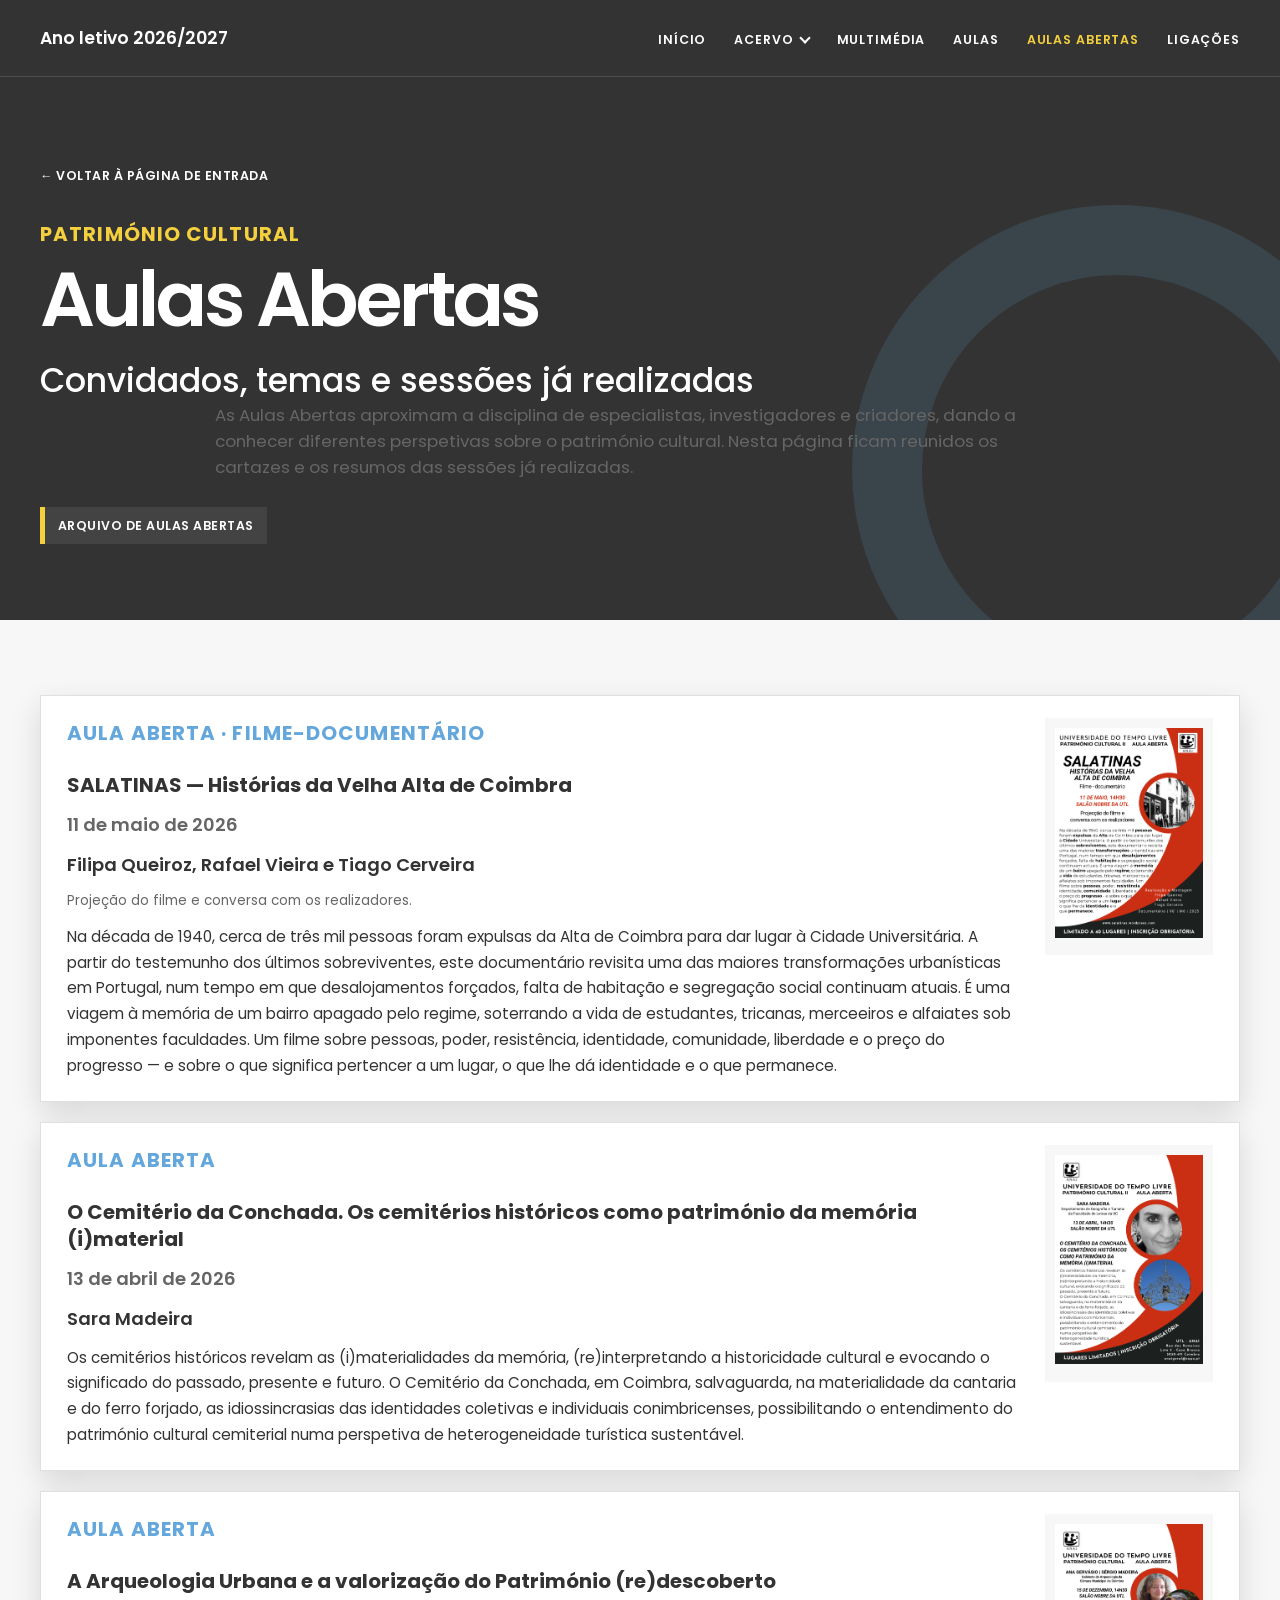
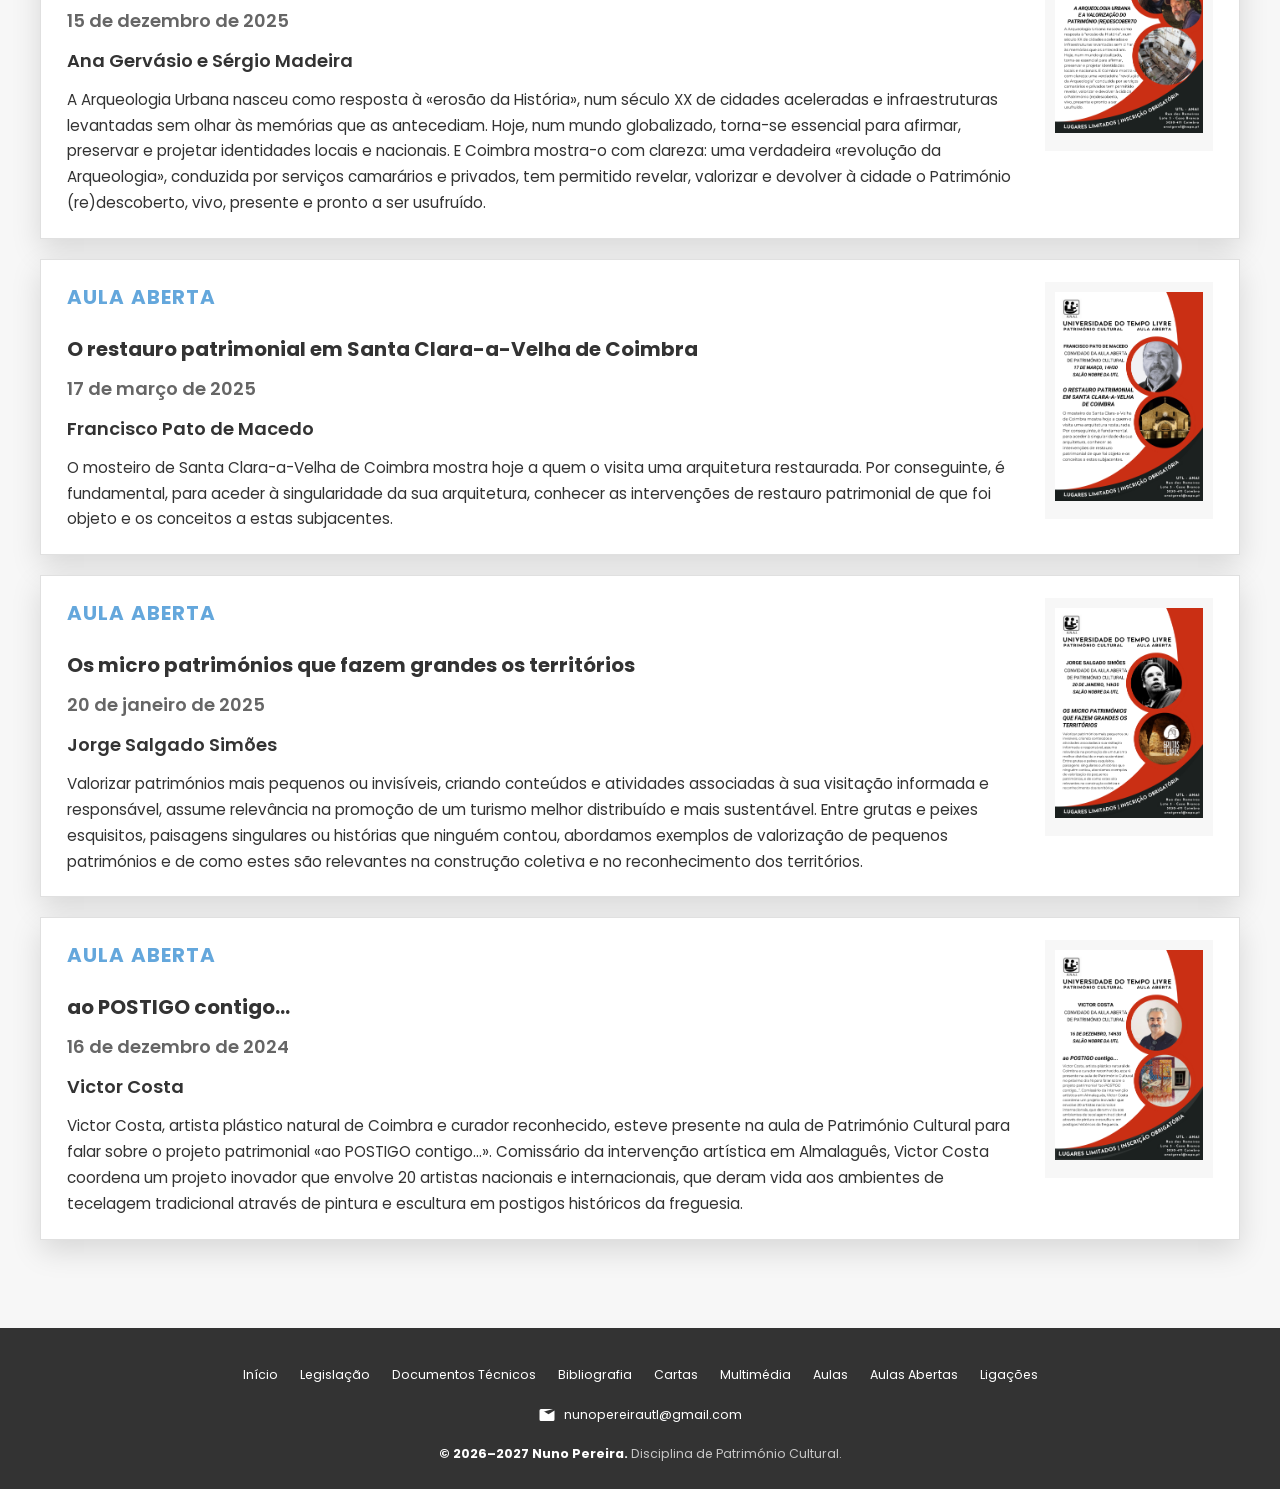
<file: aulas-abertas.html>
<!DOCTYPE html>
<html lang="pt-PT">
<head>
<meta charset="utf-8"/>
<meta content="width=device-width, initial-scale=1" name="viewport"/>
<meta content="#333333" name="theme-color"/>
<meta content="Aulas Abertas de Património Cultural: convidados, temas e cartazes das sessões já realizadas." name="description"/>
<meta content="noindex, nofollow" name="robots"/>
<title>Aulas Abertas — Património Cultural</title>
<link href="manifest.webmanifest" rel="manifest"/>
<link href="assets/icon-192.png" rel="icon" sizes="192x192"/>
<link href="assets/apple-touch-icon.png" rel="apple-touch-icon"/>
<link href="https://fonts.googleapis.com" rel="preconnect"/>
<link crossorigin="" href="https://fonts.gstatic.com" rel="preconnect"/>
<link href="https://fonts.googleapis.com/css2?family=Poppins:wght@400;500;600;700&amp;display=swap" rel="stylesheet"/>
<link href="assets/site.css" rel="stylesheet"/>
<style>
.open-classes-intro{max-width:850px;margin:0 auto;color:var(--muted);font-size:1.05rem}
.open-classes-grid{display:flex;flex-direction:column;gap:20px}
.open-class-card{background:var(--white);border:1px solid var(--line);box-shadow:var(--shadow);padding:22px 26px;display:grid;grid-template-columns:minmax(0,1fr) 168px;align-items:start;gap:24px}
.open-class-details{min-width:0;display:flex;flex-direction:column;gap:12px}
.open-class-card h2{margin:0;color:var(--charcoal);font-size:1.25rem;line-height:1.35}
.open-class-date{margin:0;color:var(--muted);font-weight:600}
.open-class-speaker{margin:0;font-weight:600}
.open-class-summary{margin:0;color:var(--ink);font-size:.95rem;line-height:1.7}
.open-class-format{margin:0;color:var(--muted);font-size:.84rem}
.open-class-poster{margin:0;padding:10px;background:var(--off-white);text-align:center}
.open-class-poster a{display:inline-block}
.open-class-poster img{width:100%;height:auto;max-height:270px;margin:0 auto;object-fit:contain}
.open-class-poster figcaption{margin-top:10px;color:var(--muted);font-size:.8rem}
.open-class-poster figcaption a{font-weight:600}
@media(max-width:640px){.open-class-card{grid-template-columns:minmax(0,1fr) 104px;gap:14px;padding:14px}.open-class-card h2{font-size:1.02rem}.open-class-date,.open-class-speaker,.open-class-summary,.open-class-format{font-size:.84rem}.open-class-poster{padding:6px}.open-class-poster img{max-height:190px}.open-class-poster figcaption{font-size:.68rem}}
</style>
</head>
<body>
<a class="skip-link" href="#conteudo">Saltar para o conteúdo</a>
<header class="site-header" id="topo">
<div class="container nav-wrap">
<a class="brand" href="index.html#inicio">Ano letivo 2026/2027</a>
<button aria-controls="mainNav" aria-expanded="false" aria-label="Abrir menu" class="menu-toggle" id="menuToggle" type="button"><span></span></button>
<nav aria-label="Navegação principal">
<ul class="nav-list" id="mainNav">
<li class="nav-item"><a class="nav-link" href="index.html#inicio">Início</a></li>
<li class="nav-item dropdown" id="acervoDropdown">
<button aria-controls="acervoMenu" aria-expanded="false" class="dropdown-toggle" id="acervoToggle" type="button">Acervo <span aria-hidden="true" class="dropdown-caret"></span></button>
<ul class="dropdown-menu" id="acervoMenu">
<li><a href="legislacao.html">Legislação</a></li>
<li><a href="documentos-tecnicos.html">Documentos Técnicos</a></li>
<li><a href="bibliografia.html">Bibliografia</a></li>
<li><a href="cartas-patrimoniais.html">Cartas</a></li>
</ul>
</li>
<li class="nav-item"><a class="nav-link" href="multimedia.html">Multimédia</a></li>
<li class="nav-item"><a class="nav-link" href="index.html#aulas">Aulas</a></li>
<li class="nav-item"><a aria-current="page" class="nav-link active" href="aulas-abertas.html">Aulas Abertas</a></li>
<li class="nav-item"><a class="nav-link" href="ligacoes.html">Ligações</a></li>
</ul>
</nav>
</div>
</header>
<main class="catalog-main" id="conteudo">
<section class="catalog-hero">
<div class="container">
<a class="back-link" href="index.html#inicio">← Voltar à página de entrada</a>
<p class="eyebrow">Património Cultural</p>
<h1>Aulas Abertas</h1>
<p class="catalog-subtitle">Convidados, temas e sessões já realizadas</p>
<p class="catalog-intro open-classes-intro">As Aulas Abertas aproximam a disciplina de especialistas, investigadores e criadores, dando a conhecer diferentes perspetivas sobre o património cultural. Nesta página ficam reunidos os cartazes e os resumos das sessões já realizadas.</p>
<p class="catalog-count">Arquivo de Aulas Abertas</p>
</div>
</section>
<section class="section soft catalog-content">
<div class="container">
<div class="open-classes-grid">
<article class="open-class-card">
<div class="open-class-details">
<p class="eyebrow">Aula Aberta · Filme-documentário</p>
<h2>SALATINAS — Histórias da Velha Alta de Coimbra</h2>
<p class="open-class-date">11 de maio de 2026</p>
<p class="open-class-speaker">Filipa Queiroz, Rafael Vieira e Tiago Cerveira</p>
<p class="open-class-format">Projeção do filme e conversa com os realizadores.</p>
<p class="open-class-summary">Na década de 1940, cerca de três mil pessoas foram expulsas da Alta de Coimbra para dar lugar à Cidade Universitária. A partir do testemunho dos últimos sobreviventes, este documentário revisita uma das maiores transformações urbanísticas em Portugal, num tempo em que desalojamentos forçados, falta de habitação e segregação social continuam atuais. É uma viagem à memória de um bairro apagado pelo regime, soterrando a vida de estudantes, tricanas, merceeiros e alfaiates sob imponentes faculdades. Um filme sobre pessoas, poder, resistência, identidade, comunidade, liberdade e o preço do progresso — e sobre o que significa pertencer a um lugar, o que lhe dá identidade e o que permanece.</p>
</div>
<figure class="open-class-poster"><a href="assets/aulas-abertas/1.png" target="_blank" rel="noopener"><img src="assets/aulas-abertas/1.png" alt="Cartaz original da sessão SALATINAS — Histórias da Velha Alta de Coimbra" loading="lazy"/></a></figure>
</article>
<article class="open-class-card">
<div class="open-class-details">
<p class="eyebrow">Aula Aberta</p>
<h2>O Cemitério da Conchada. Os cemitérios históricos como património da memória (i)material</h2>
<p class="open-class-date">13 de abril de 2026</p>
<p class="open-class-speaker">Sara Madeira</p>
<p class="open-class-summary">Os cemitérios históricos revelam as (i)materialidades da memória, (re)interpretando a historicidade cultural e evocando o significado do passado, presente e futuro. O Cemitério da Conchada, em Coimbra, salvaguarda, na materialidade da cantaria e do ferro forjado, as idiossincrasias das identidades coletivas e individuais conimbricenses, possibilitando o entendimento do património cultural cemiterial numa perspetiva de heterogeneidade turística sustentável.</p>
</div>
<figure class="open-class-poster"><a href="assets/aulas-abertas/2.png" target="_blank" rel="noopener"><img src="assets/aulas-abertas/2.png" alt="Cartaz original da Aula Aberta de Sara Madeira sobre o Cemitério da Conchada" loading="lazy"/></a></figure>
</article>
<article class="open-class-card">
<div class="open-class-details">
<p class="eyebrow">Aula Aberta</p>
<h2>A Arqueologia Urbana e a valorização do Património (re)descoberto</h2>
<p class="open-class-date">15 de dezembro de 2025</p>
<p class="open-class-speaker">Ana Gervásio e Sérgio Madeira</p>
<p class="open-class-summary">A Arqueologia Urbana nasceu como resposta à «erosão da História», num século XX de cidades aceleradas e infraestruturas levantadas sem olhar às memórias que as antecediam. Hoje, num mundo globalizado, torna-se essencial para afirmar, preservar e projetar identidades locais e nacionais. E Coimbra mostra-o com clareza: uma verdadeira «revolução da Arqueologia», conduzida por serviços camarários e privados, tem permitido revelar, valorizar e devolver à cidade o Património (re)descoberto, vivo, presente e pronto a ser usufruído.</p>
</div>
<figure class="open-class-poster"><a href="assets/aulas-abertas/3.png" target="_blank" rel="noopener"><img src="assets/aulas-abertas/3.png" alt="Cartaz original da Aula Aberta com Ana Gervásio e Sérgio Madeira, sobre arqueologia urbana" loading="lazy"/></a></figure>
</article>
<article class="open-class-card">
<div class="open-class-details">
<p class="eyebrow">Aula Aberta</p>
<h2>O restauro patrimonial em Santa Clara-a-Velha de Coimbra</h2>
<p class="open-class-date">17 de março de 2025</p>
<p class="open-class-speaker">Francisco Pato de Macedo</p>
<p class="open-class-summary">O mosteiro de Santa Clara-a-Velha de Coimbra mostra hoje a quem o visita uma arquitetura restaurada. Por conseguinte, é fundamental, para aceder à singularidade da sua arquitetura, conhecer as intervenções de restauro patrimonial de que foi objeto e os conceitos a estas subjacentes.</p>
</div>
<figure class="open-class-poster"><a href="assets/aulas-abertas/4.png" target="_blank" rel="noopener"><img src="assets/aulas-abertas/4.png" alt="Cartaz original da Aula Aberta de Francisco Pato de Macedo, sobre o restauro patrimonial em Santa Clara-a-Velha" loading="lazy"/></a></figure>
</article>
<article class="open-class-card">
<div class="open-class-details">
<p class="eyebrow">Aula Aberta</p>
<h2>Os micro patrimónios que fazem grandes os territórios</h2>
<p class="open-class-date">20 de janeiro de 2025</p>
<p class="open-class-speaker">Jorge Salgado Simões</p>
<p class="open-class-summary">Valorizar patrimónios mais pequenos ou invisíveis, criando conteúdos e atividades associadas à sua visitação informada e responsável, assume relevância na promoção de um turismo melhor distribuído e mais sustentável. Entre grutas e peixes esquisitos, paisagens singulares ou histórias que ninguém contou, abordamos exemplos de valorização de pequenos patrimónios e de como estes são relevantes na construção coletiva e no reconhecimento dos territórios.</p>
</div>
<figure class="open-class-poster"><a href="assets/aulas-abertas/5.png" target="_blank" rel="noopener"><img src="assets/aulas-abertas/5.png" alt="Cartaz original da Aula Aberta de Jorge Salgado Simões, sobre micro patrimónios e territórios" loading="lazy"/></a></figure>
</article>
<article class="open-class-card">
<div class="open-class-details">
<p class="eyebrow">Aula Aberta</p>
<h2>ao POSTIGO contigo...</h2>
<p class="open-class-date">16 de dezembro de 2024</p>
<p class="open-class-speaker">Victor Costa</p>
<p class="open-class-summary">Victor Costa, artista plástico natural de Coimbra e curador reconhecido, esteve presente na aula de Património Cultural para falar sobre o projeto patrimonial «ao POSTIGO contigo...». Comissário da intervenção artística em Almalaguês, Victor Costa coordena um projeto inovador que envolve 20 artistas nacionais e internacionais, que deram vida aos ambientes de tecelagem tradicional através de pintura e escultura em postigos históricos da freguesia.</p>
</div>
<figure class="open-class-poster"><a href="assets/aulas-abertas/6.png" target="_blank" rel="noopener"><img src="assets/aulas-abertas/6.png" alt="Cartaz original da Aula Aberta com Victor Costa, sobre o projeto ao POSTIGO contigo..." loading="lazy"/></a></figure>
</article>
</div>
</div>
</section>
</main>
<footer class="site-footer">
<div class="container">
<ul class="footer-nav">
<li><a href="index.html#inicio">Início</a></li>
<li><a href="legislacao.html">Legislação</a></li>
<li><a href="documentos-tecnicos.html">Documentos Técnicos</a></li>
<li><a href="bibliografia.html">Bibliografia</a></li>
<li><a href="cartas-patrimoniais.html">Cartas</a></li>
<li><a href="multimedia.html">Multimédia</a></li>
<li><a href="index.html#aulas">Aulas</a></li>
<li><a aria-current="page" href="aulas-abertas.html">Aulas Abertas</a></li>
<li><a href="ligacoes.html">Ligações</a></li>
</ul>
<p class="footer-contact"><a aria-label="Enviar email para Nuno Pereira" class="footer-email" href="mailto:nunopereirautl@gmail.com"><svg aria-hidden="true" viewbox="0 0 24 24"><path d="M20 4H4a2 2 0 0 0-2 2v12a2 2 0 0 0 2 2h16a2 2 0 0 0 2-2V6l-8 5-8-5v2Z" fill="currentColor"></path></svg>nunopereirautl@gmail.com</a></p>
<p class="footer-copy"><strong>© 2026–2027 Nuno Pereira.</strong> Disciplina de Património Cultural.</p>
</div>
</footer>
<script defer="" src="assets/site.js"></script>
</body>
</html>
</file>
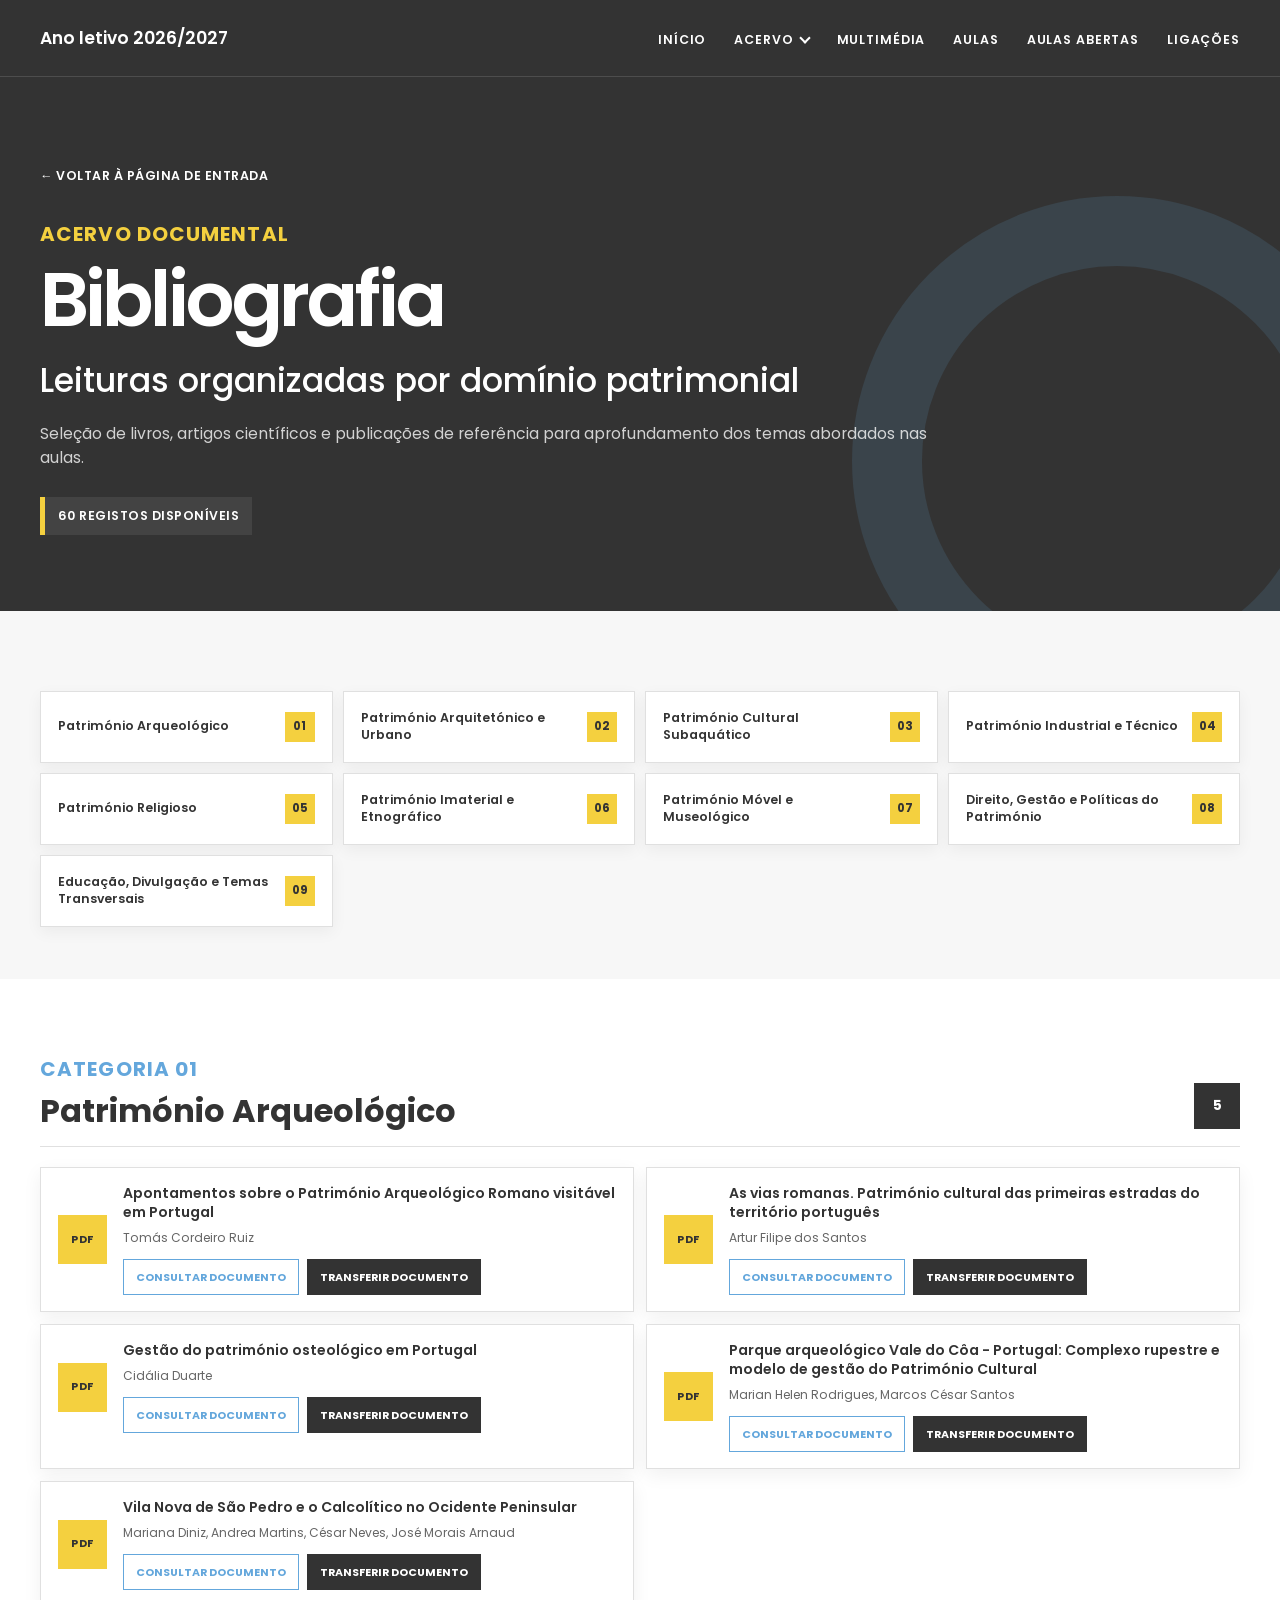
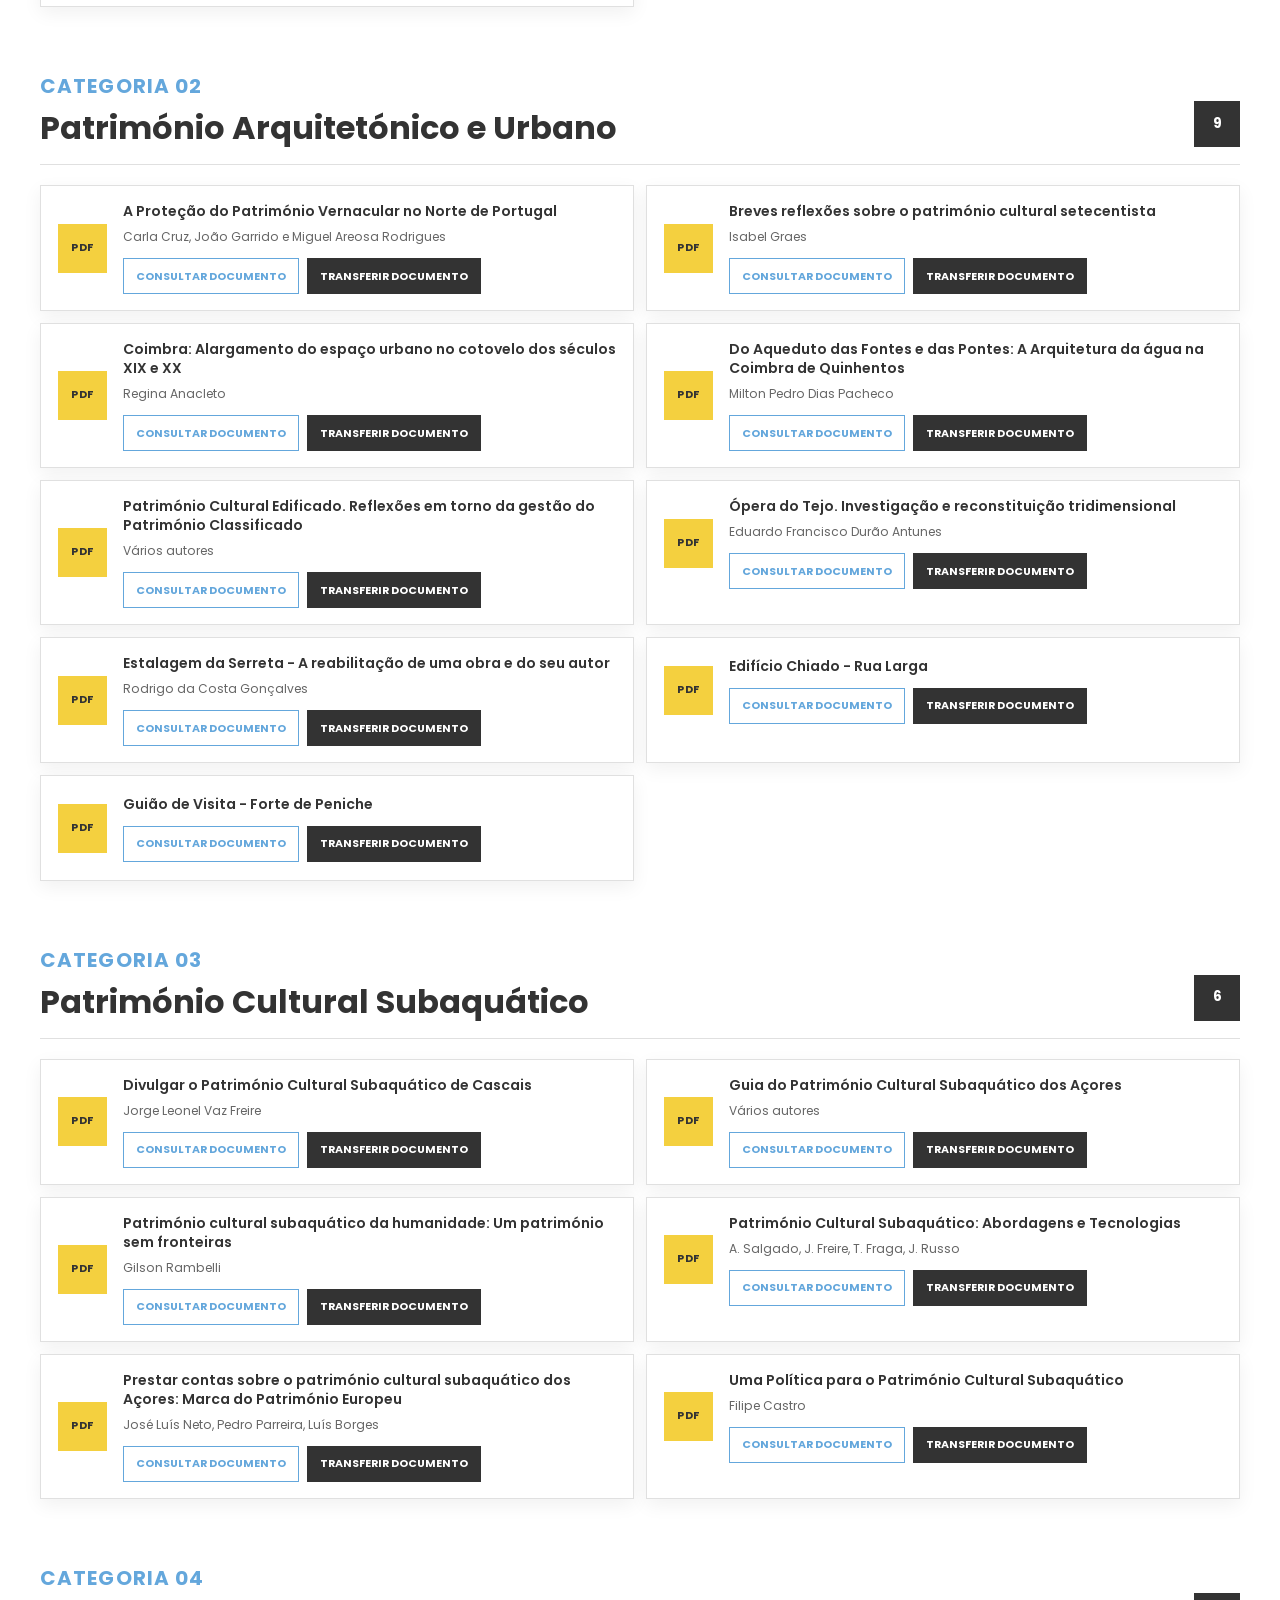
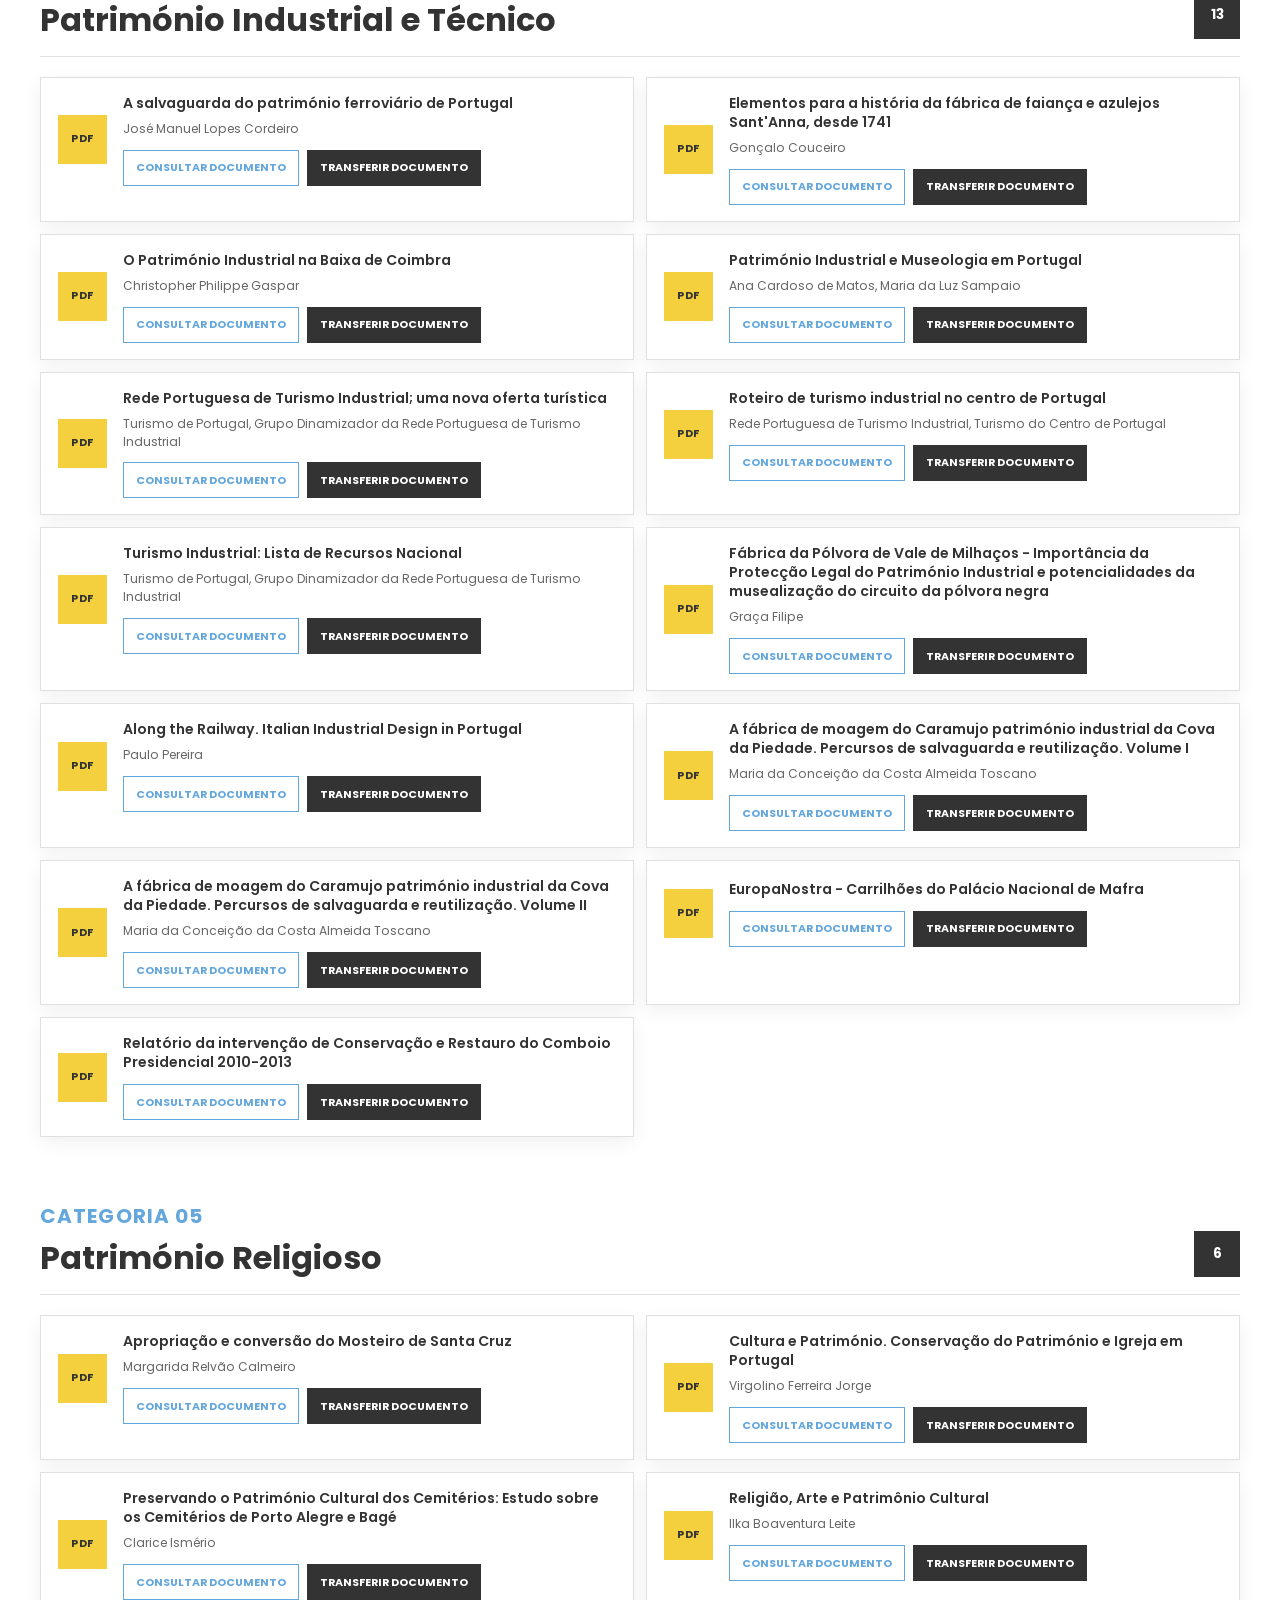
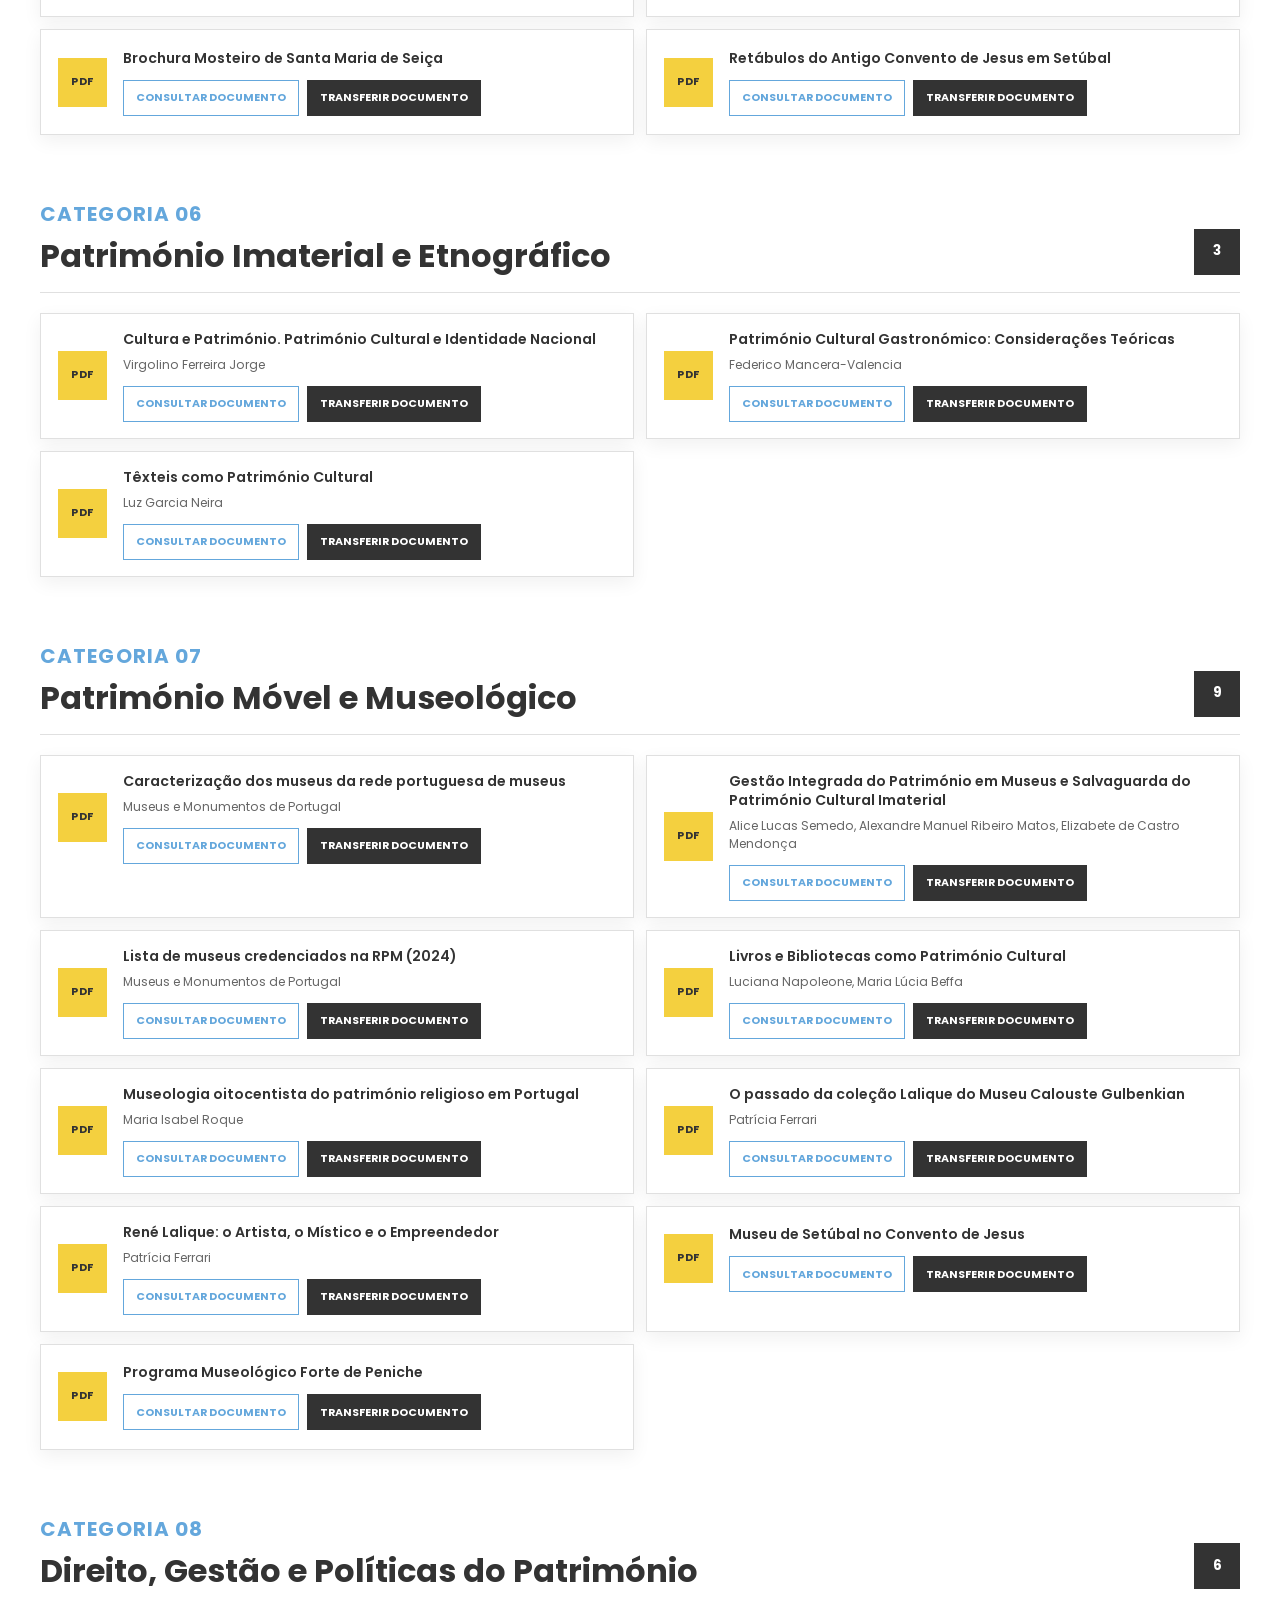
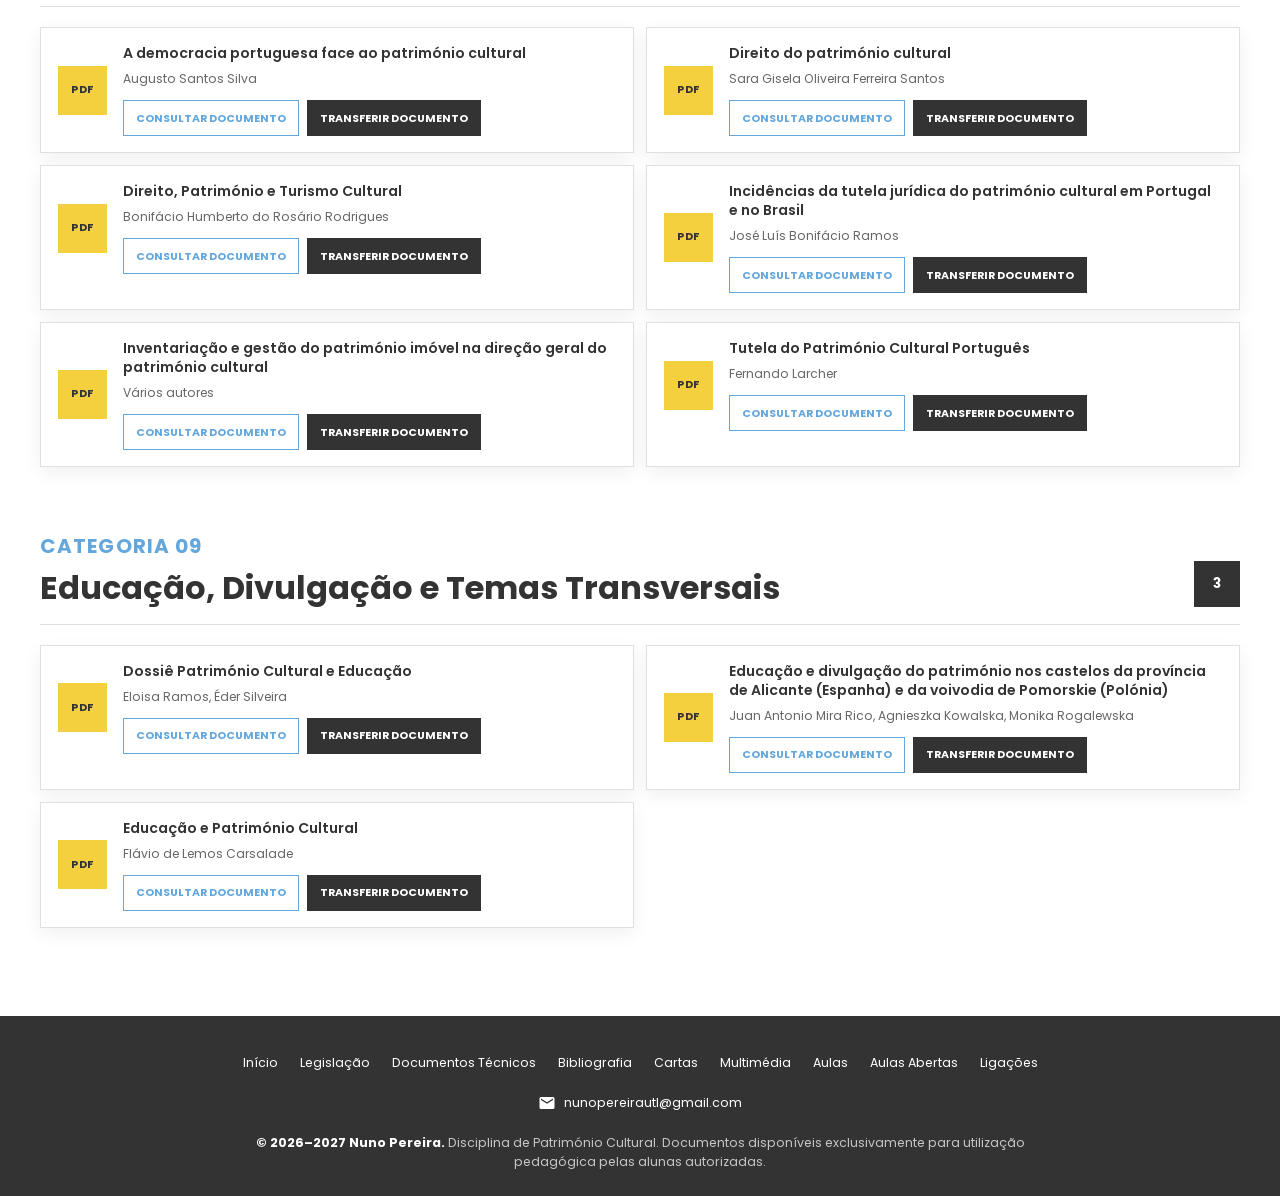
<file: bibliografia.html>
<!DOCTYPE html>

<html lang="pt-PT">
<head>
<meta charset="utf-8"/>
<meta content="width=device-width, initial-scale=1" name="viewport"/>
<meta content="#333333" name="theme-color"/>
<meta content="Bibliografia — Acervo documental de Património Cultural 2026/2027." name="description"/>
<meta content="noindex, nofollow" name="robots"/>
<title>Bibliografia — Património Cultural</title>
<link href="manifest.webmanifest" rel="manifest"/>
<link href="assets/icon-192.png" rel="icon" sizes="192x192"/>
<link href="assets/apple-touch-icon.png" rel="apple-touch-icon"/>
<link href="https://fonts.googleapis.com" rel="preconnect"/>
<link crossorigin="" href="https://fonts.gstatic.com" rel="preconnect"/>
<link href="https://fonts.googleapis.com/css2?family=Poppins:wght@400;500;600;700&amp;display=swap" rel="stylesheet"/>
<link href="assets/site.css" rel="stylesheet"/>
</head>
<body data-catalog="bibliografia">
<a class="skip-link" href="#conteudo">Saltar para o conteúdo</a>
<header class="site-header" id="topo">
<div class="container nav-wrap">
<a class="brand" href="index.html#inicio">Ano letivo 2026/2027</a>
<button aria-controls="mainNav" aria-expanded="false" aria-label="Abrir menu" class="menu-toggle" id="menuToggle" type="button"><span></span></button>
<nav aria-label="Navegação principal">
<ul class="nav-list" id="mainNav">
<li class="nav-item"><a class="nav-link" href="index.html#inicio">Início</a></li>
<li class="nav-item dropdown" id="acervoDropdown">
<button aria-controls="acervoMenu" aria-expanded="false" class="dropdown-toggle" id="acervoToggle" type="button">Acervo <span aria-hidden="true" class="dropdown-caret"></span></button>
<ul class="dropdown-menu" id="acervoMenu">
<li><a href="legislacao.html">Legislação</a></li>
<li><a href="documentos-tecnicos.html">Documentos Técnicos</a></li>
<li><a href="bibliografia.html">Bibliografia</a></li>
<li><a href="cartas-patrimoniais.html">Cartas</a></li>
</ul>
</li>
<li class="nav-item"><a class="nav-link" href="multimedia.html">Multimédia</a></li>
<li class="nav-item"><a class="nav-link" href="index.html#aulas">Aulas</a></li>
<li class="nav-item"><a class="nav-link" href="aulas-abertas.html">Aulas Abertas</a></li>
<li class="nav-item"><a class="nav-link" href="ligacoes.html">Ligações</a></li>
</ul>
</nav>
</div>
</header>
<main class="catalog-main" id="conteudo">
<section class="catalog-hero">
<div class="container">
<a class="back-link" href="index.html#bibliografia">← Voltar à página de entrada</a>
<p class="eyebrow">Acervo documental</p>
<h1>Bibliografia</h1>
<p class="catalog-subtitle">Leituras organizadas por domínio patrimonial</p>
<p class="catalog-intro">Seleção de livros, artigos científicos e publicações de referência para aprofundamento dos temas abordados nas aulas.</p>
<p class="catalog-count" id="catalogCount">Estrutura preparada para receber conteúdos</p>
</div>
</section>
<section aria-label="Categorias desta página" class="section soft catalog-tools">
<div class="container">
<nav aria-label="Categorias desta página" class="category-jump" id="categoryJump"></nav>
</div>
</section>
<section class="section catalog-content">
<div class="container" id="catalogSections"></div>
</section>
</main>
<footer class="site-footer">
<div class="container">
<ul class="footer-nav">
<li><a href="index.html#inicio">Início</a></li>
<li><a href="legislacao.html">Legislação</a></li>
<li><a href="documentos-tecnicos.html">Documentos Técnicos</a></li>
<li><a href="bibliografia.html">Bibliografia</a></li>
<li><a href="cartas-patrimoniais.html">Cartas</a></li>
<li><a href="multimedia.html">Multimédia</a></li>
<li><a href="index.html#aulas">Aulas</a></li>
<li><a href="aulas-abertas.html">Aulas Abertas</a></li>
<li><a href="ligacoes.html">Ligações</a></li>
</ul>
<p class="footer-contact"><a aria-label="Enviar email para Nuno Pereira" class="footer-email" href="mailto:nunopereirautl@gmail.com"><svg aria-hidden="true" viewbox="0 0 24 24"><path d="M20 4H4a2 2 0 0 0-2 2v12a2 2 0 0 0 2 2h16a2 2 0 0 0 2-2V6a2 2 0 0 0-2-2Zm0 4-8 5-8-5V6l8 5 8-5v2Z" fill="currentColor"></path></svg>nunopereirautl@gmail.com</a></p>
<p class="footer-copy"><strong>© 2026–2027 Nuno Pereira.</strong> Disciplina de Património Cultural. Documentos disponíveis exclusivamente para utilização pedagógica pelas alunas autorizadas.</p>
</div>
</footer>
<div aria-labelledby="dialogTitle" aria-modal="true" class="dialog-backdrop" id="infoDialog" role="dialog"><div class="dialog"><h2 id="dialogTitle">Informação</h2><p id="dialogText"></p><button class="btn" id="dialogClose" type="button">Fechar</button></div></div>
<script defer="" src="assets/catalog-data.js"></script>
<script defer="" src="assets/catalog.js"></script>
</body>
</html>
</file>
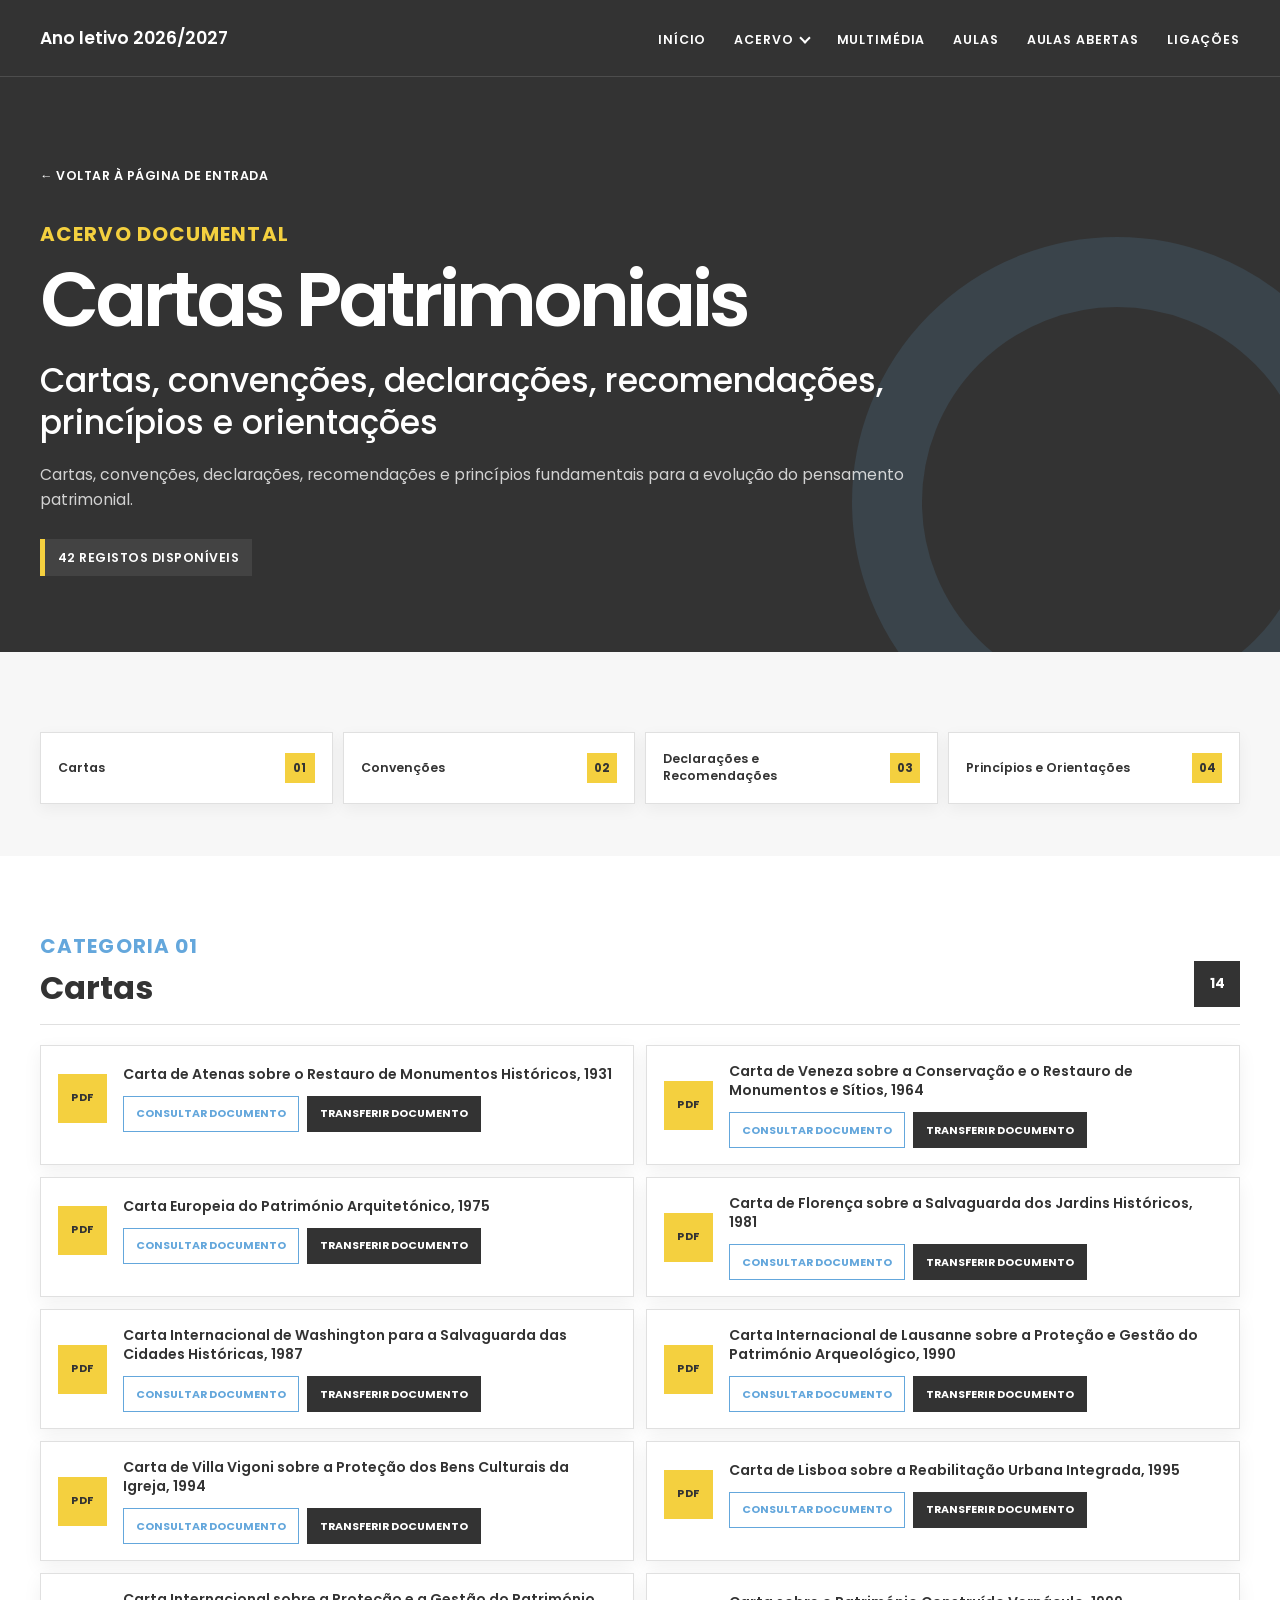
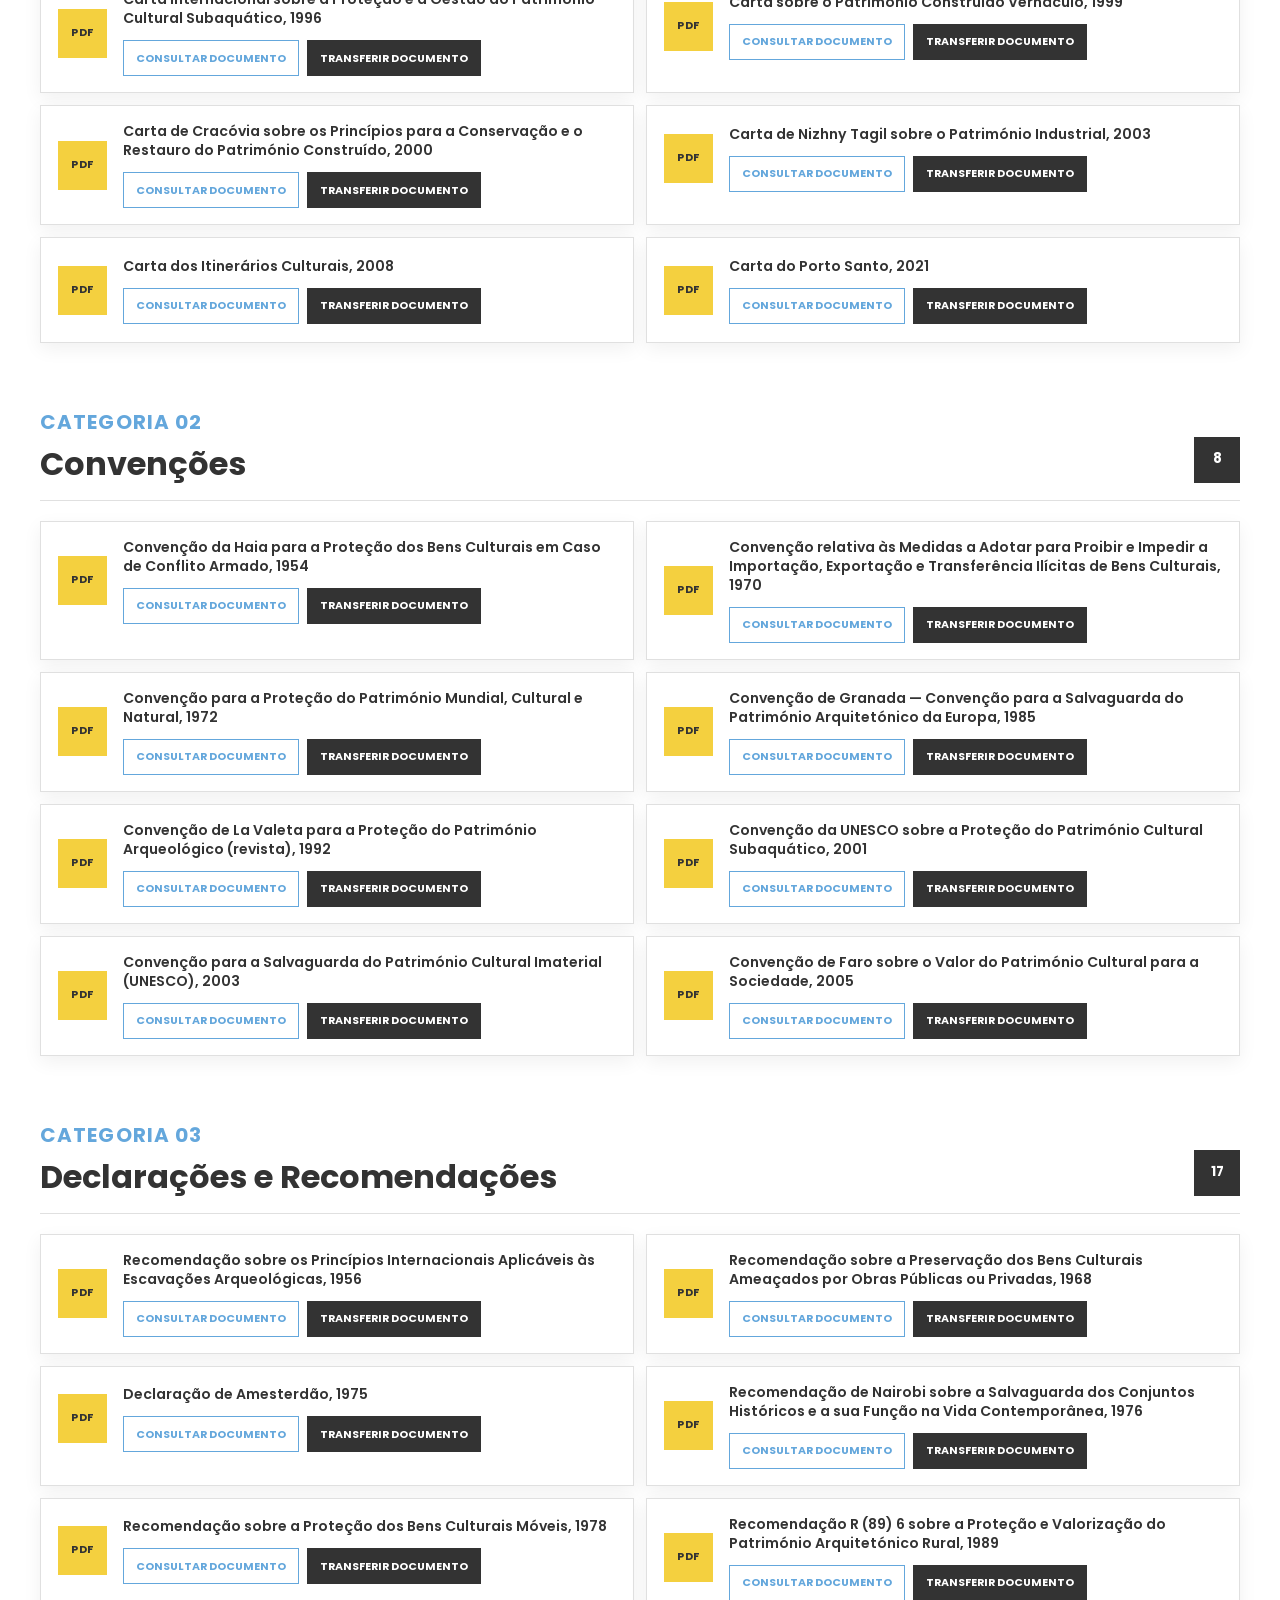
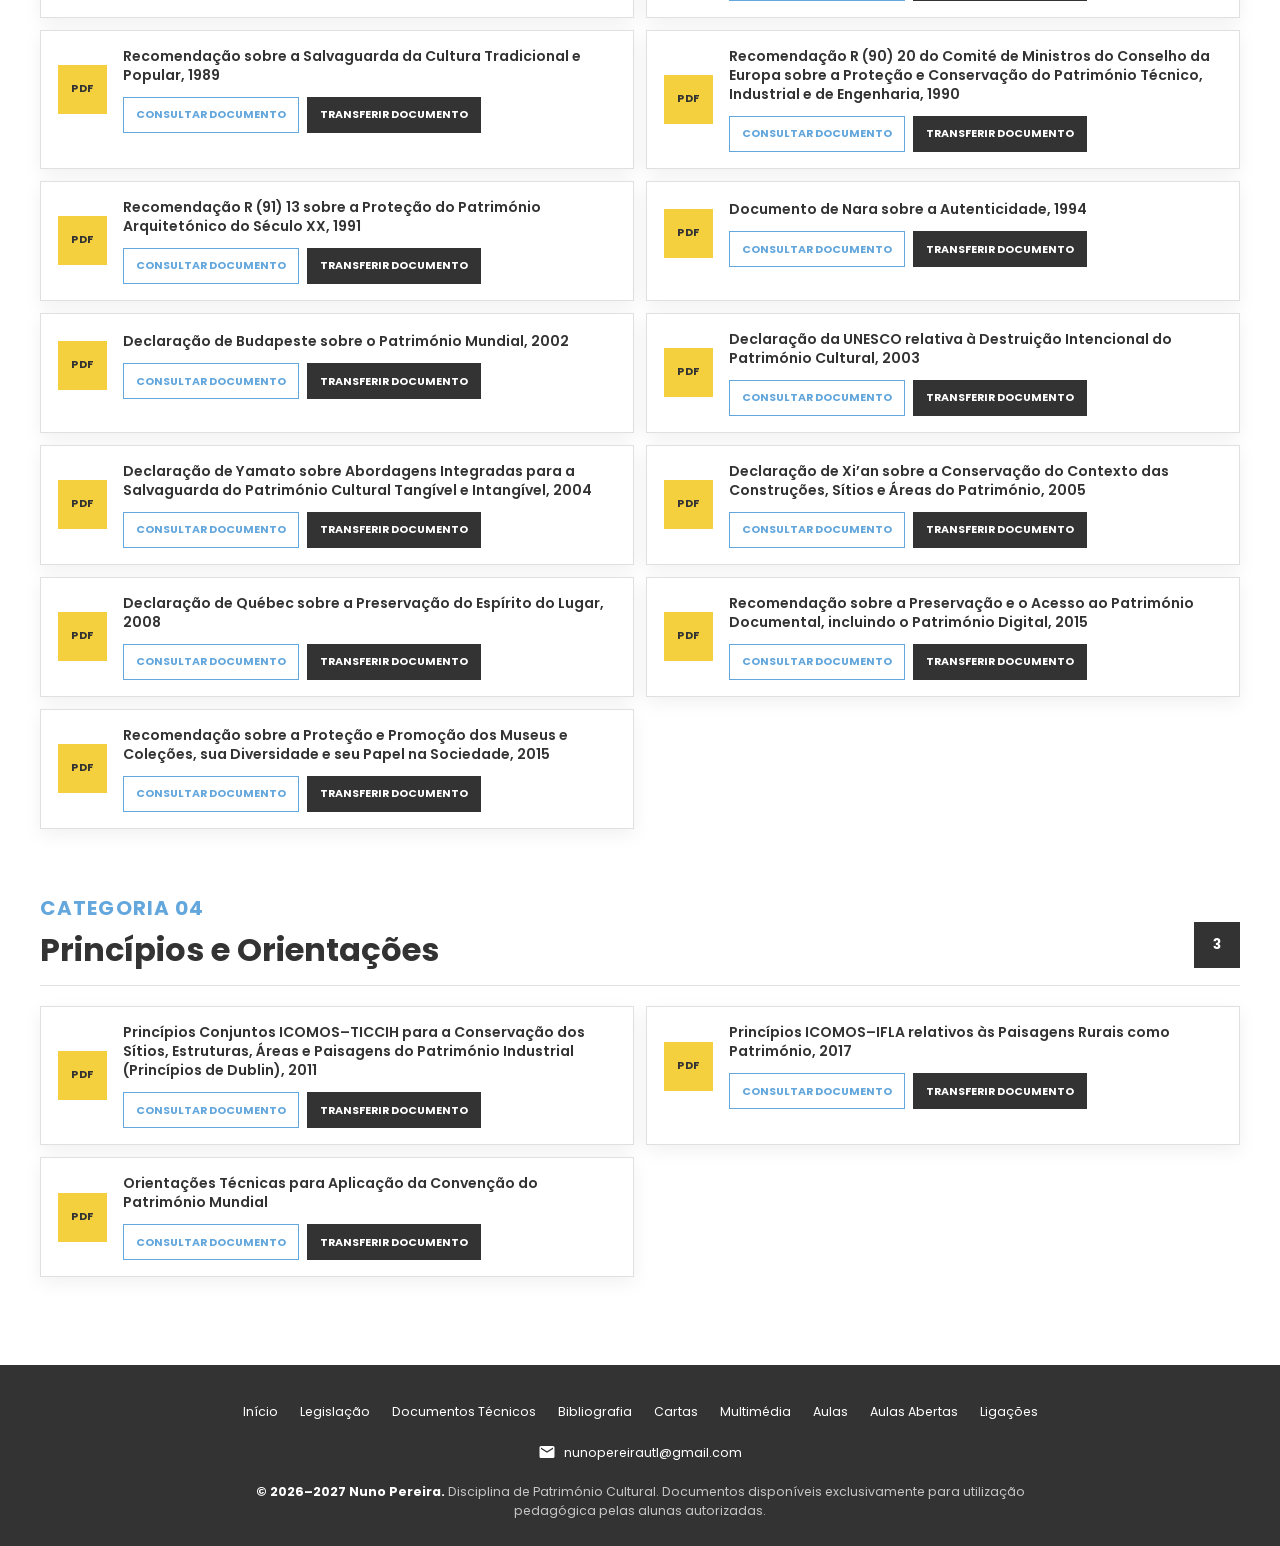
<file: cartas-patrimoniais.html>
<!DOCTYPE html>

<html lang="pt-PT">
<head>
<meta charset="utf-8"/>
<meta content="width=device-width, initial-scale=1" name="viewport"/>
<meta content="#333333" name="theme-color"/>
<meta content="Cartas Patrimoniais — Acervo documental de Património Cultural 2026/2027." name="description"/>
<meta content="noindex, nofollow" name="robots"/>
<title>Cartas Patrimoniais — Património Cultural</title>
<link href="manifest.webmanifest" rel="manifest"/>
<link href="assets/icon-192.png" rel="icon" sizes="192x192"/>
<link href="assets/apple-touch-icon.png" rel="apple-touch-icon"/>
<link href="https://fonts.googleapis.com" rel="preconnect"/>
<link crossorigin="" href="https://fonts.gstatic.com" rel="preconnect"/>
<link href="https://fonts.googleapis.com/css2?family=Poppins:wght@400;500;600;700&amp;display=swap" rel="stylesheet"/>
<link href="assets/site.css" rel="stylesheet"/>
</head>
<body data-catalog="cartas-patrimoniais">
<a class="skip-link" href="#conteudo">Saltar para o conteúdo</a>
<header class="site-header" id="topo">
<div class="container nav-wrap">
<a class="brand" href="index.html#inicio">Ano letivo 2026/2027</a>
<button aria-controls="mainNav" aria-expanded="false" aria-label="Abrir menu" class="menu-toggle" id="menuToggle" type="button"><span></span></button>
<nav aria-label="Navegação principal">
<ul class="nav-list" id="mainNav">
<li class="nav-item"><a class="nav-link" href="index.html#inicio">Início</a></li>
<li class="nav-item dropdown" id="acervoDropdown">
<button aria-controls="acervoMenu" aria-expanded="false" class="dropdown-toggle" id="acervoToggle" type="button">Acervo <span aria-hidden="true" class="dropdown-caret"></span></button>
<ul class="dropdown-menu" id="acervoMenu">
<li><a href="legislacao.html">Legislação</a></li>
<li><a href="documentos-tecnicos.html">Documentos Técnicos</a></li>
<li><a href="bibliografia.html">Bibliografia</a></li>
<li><a href="cartas-patrimoniais.html">Cartas</a></li>
</ul>
</li>
<li class="nav-item"><a class="nav-link" href="multimedia.html">Multimédia</a></li>
<li class="nav-item"><a class="nav-link" href="index.html#aulas">Aulas</a></li>
<li class="nav-item"><a class="nav-link" href="aulas-abertas.html">Aulas Abertas</a></li>
<li class="nav-item"><a class="nav-link" href="ligacoes.html">Ligações</a></li>
</ul>
</nav>
</div>
</header>
<main class="catalog-main" id="conteudo">
<section class="catalog-hero">
<div class="container">
<a class="back-link" href="index.html#cartas">← Voltar à página de entrada</a>
<p class="eyebrow">Acervo documental</p>
<h1>Cartas Patrimoniais</h1>
<p class="catalog-subtitle">Cartas, convenções, declarações, recomendações, princípios e orientações</p>
<p class="catalog-intro">Cartas, convenções, declarações, recomendações e princípios fundamentais para a evolução do pensamento patrimonial.</p>
<p class="catalog-count" id="catalogCount">42 documentos</p>
</div>
</section>
<section aria-label="Categorias desta página" class="section soft catalog-tools">
<div class="container">
<nav aria-label="Categorias desta página" class="category-jump" id="categoryJump"></nav>
</div>
</section>
<section class="section catalog-content">
<div class="container" id="catalogSections"></div>
</section>
</main>
<footer class="site-footer">
<div class="container">
<ul class="footer-nav">
<li><a href="index.html#inicio">Início</a></li>
<li><a href="legislacao.html">Legislação</a></li>
<li><a href="documentos-tecnicos.html">Documentos Técnicos</a></li>
<li><a href="bibliografia.html">Bibliografia</a></li>
<li><a href="cartas-patrimoniais.html">Cartas</a></li>
<li><a href="multimedia.html">Multimédia</a></li>
<li><a href="index.html#aulas">Aulas</a></li>
<li><a href="aulas-abertas.html">Aulas Abertas</a></li>
<li><a href="ligacoes.html">Ligações</a></li>
</ul>
<p class="footer-contact"><a aria-label="Enviar email para Nuno Pereira" class="footer-email" href="mailto:nunopereirautl@gmail.com"><svg aria-hidden="true" viewbox="0 0 24 24"><path d="M20 4H4a2 2 0 0 0-2 2v12a2 2 0 0 0 2 2h16a2 2 0 0 0 2-2V6a2 2 0 0 0-2-2Zm0 4-8 5-8-5V6l8 5 8-5v2Z" fill="currentColor"></path></svg>nunopereirautl@gmail.com</a></p>
<p class="footer-copy"><strong>© 2026–2027 Nuno Pereira.</strong> Disciplina de Património Cultural. Documentos disponíveis exclusivamente para utilização pedagógica pelas alunas autorizadas.</p>
</div>
</footer>
<div aria-labelledby="dialogTitle" aria-modal="true" class="dialog-backdrop" id="infoDialog" role="dialog"><div class="dialog"><h2 id="dialogTitle">Informação</h2><p id="dialogText"></p><button class="btn" id="dialogClose" type="button">Fechar</button></div></div>
<script defer="" src="assets/catalog-data.js"></script>
<script defer="" src="assets/catalog.js"></script>
</body>
</html>
</file>
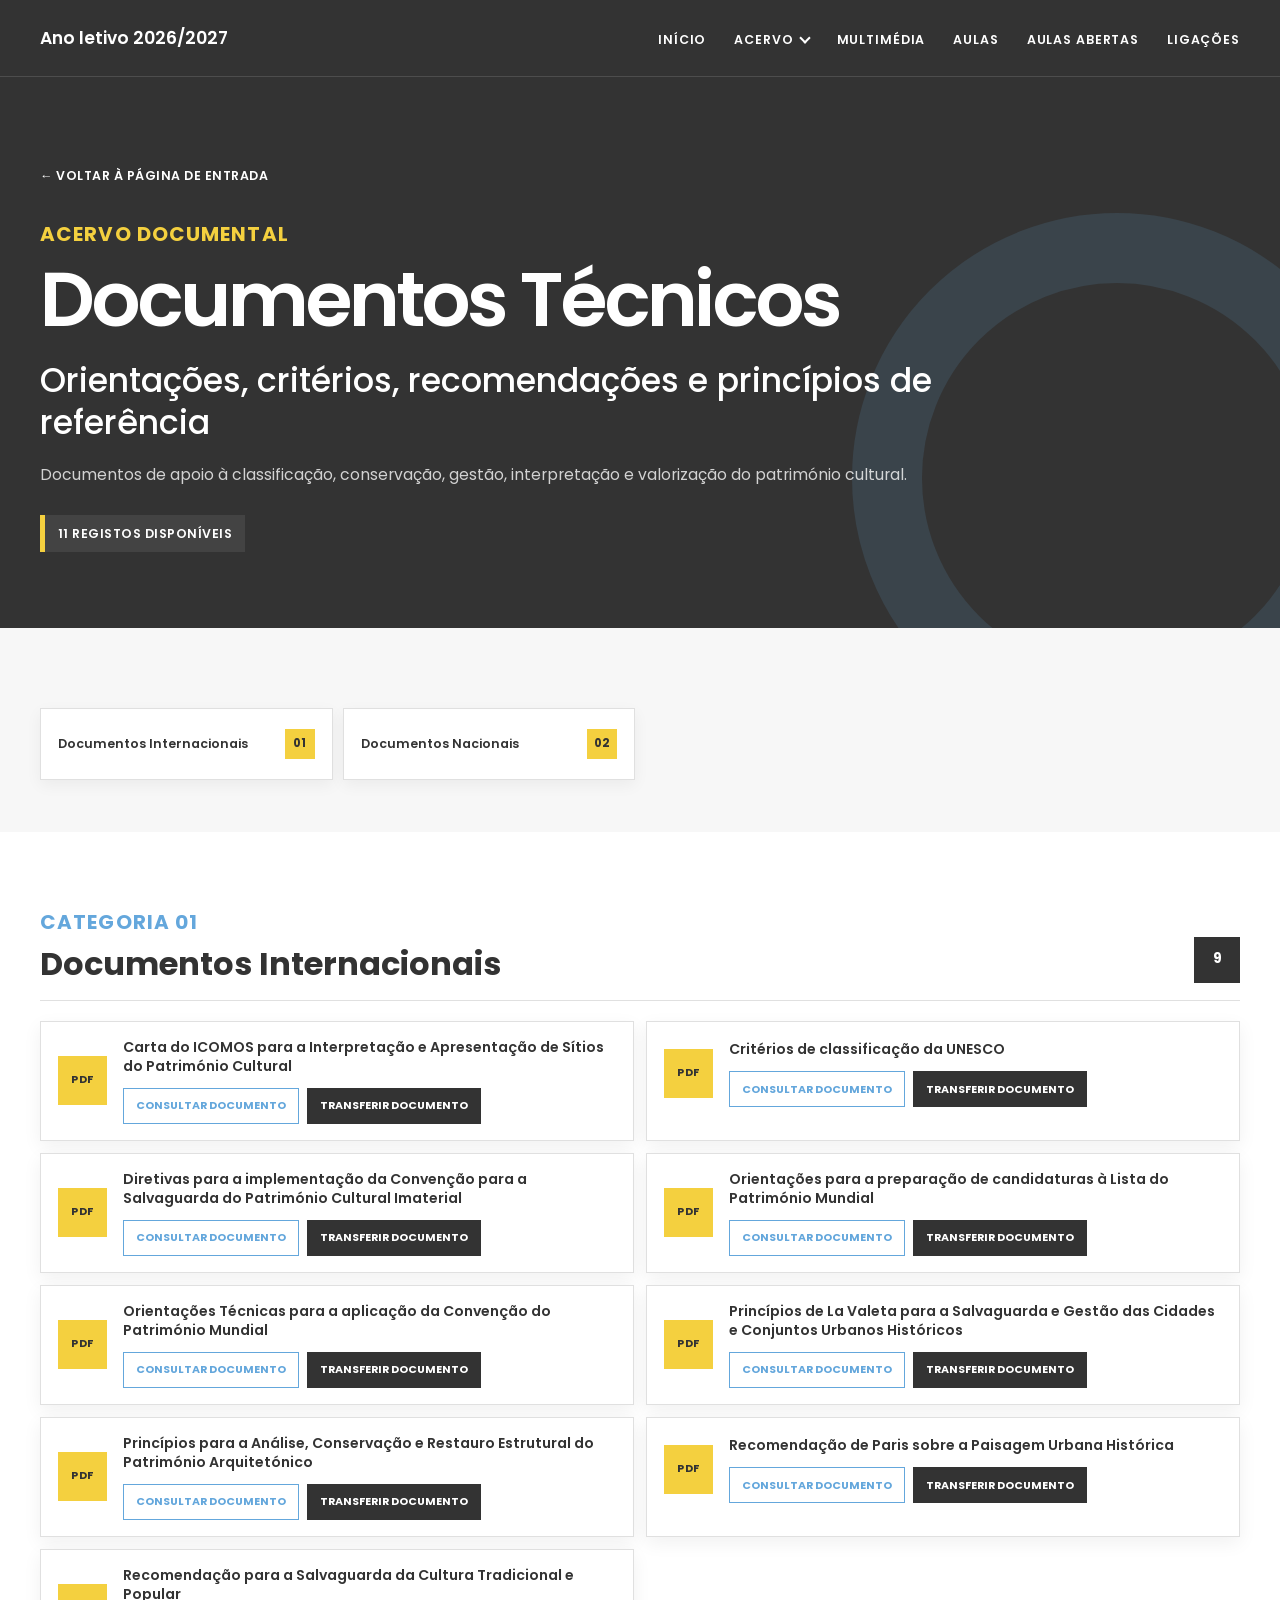
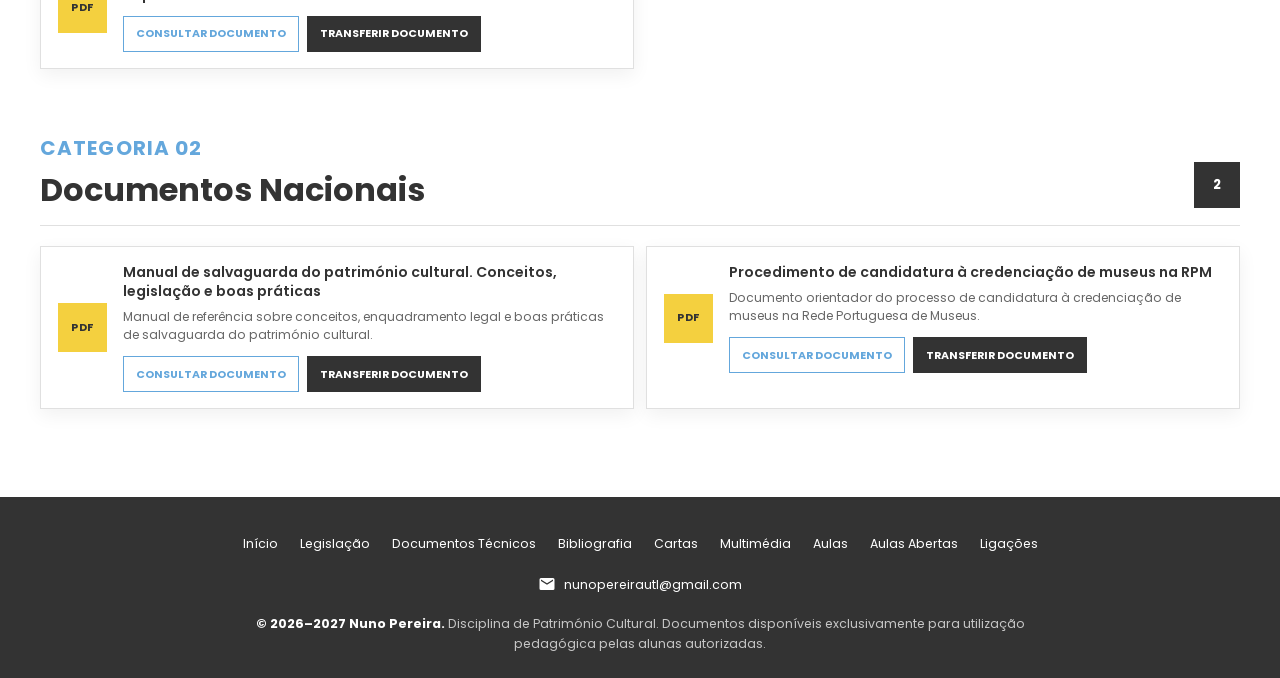
<file: documentos-tecnicos.html>
<!DOCTYPE html>

<html lang="pt-PT">
<head>
<meta charset="utf-8"/>
<meta content="width=device-width, initial-scale=1" name="viewport"/>
<meta content="#333333" name="theme-color"/>
<meta content="Documentos Técnicos — Acervo documental de Património Cultural 2026/2027." name="description"/>
<meta content="noindex, nofollow" name="robots"/>
<title>Documentos Técnicos — Património Cultural</title>
<link href="manifest.webmanifest" rel="manifest"/>
<link href="assets/icon-192.png" rel="icon" sizes="192x192"/>
<link href="assets/apple-touch-icon.png" rel="apple-touch-icon"/>
<link href="https://fonts.googleapis.com" rel="preconnect"/>
<link crossorigin="" href="https://fonts.gstatic.com" rel="preconnect"/>
<link href="https://fonts.googleapis.com/css2?family=Poppins:wght@400;500;600;700&amp;display=swap" rel="stylesheet"/>
<link href="assets/site.css" rel="stylesheet"/>
</head>
<body data-catalog="documentos-tecnicos">
<a class="skip-link" href="#conteudo">Saltar para o conteúdo</a>
<header class="site-header" id="topo">
<div class="container nav-wrap">
<a class="brand" href="index.html#inicio">Ano letivo 2026/2027</a>
<button aria-controls="mainNav" aria-expanded="false" aria-label="Abrir menu" class="menu-toggle" id="menuToggle" type="button"><span></span></button>
<nav aria-label="Navegação principal">
<ul class="nav-list" id="mainNav">
<li class="nav-item"><a class="nav-link" href="index.html#inicio">Início</a></li>
<li class="nav-item dropdown" id="acervoDropdown">
<button aria-controls="acervoMenu" aria-expanded="false" class="dropdown-toggle" id="acervoToggle" type="button">Acervo <span aria-hidden="true" class="dropdown-caret"></span></button>
<ul class="dropdown-menu" id="acervoMenu">
<li><a href="legislacao.html">Legislação</a></li>
<li><a href="documentos-tecnicos.html">Documentos Técnicos</a></li>
<li><a href="bibliografia.html">Bibliografia</a></li>
<li><a href="cartas-patrimoniais.html">Cartas</a></li>
</ul>
</li>
<li class="nav-item"><a class="nav-link" href="multimedia.html">Multimédia</a></li>
<li class="nav-item"><a class="nav-link" href="index.html#aulas">Aulas</a></li>
<li class="nav-item"><a class="nav-link" href="aulas-abertas.html">Aulas Abertas</a></li>
<li class="nav-item"><a class="nav-link" href="ligacoes.html">Ligações</a></li>
</ul>
</nav>
</div>
</header>
<main class="catalog-main" id="conteudo">
<section class="catalog-hero">
<div class="container">
<a class="back-link" href="index.html#documentos-tecnicos">← Voltar à página de entrada</a>
<p class="eyebrow">Acervo documental</p>
<h1>Documentos Técnicos</h1>
<p class="catalog-subtitle">Orientações, critérios, recomendações e princípios de referência</p>
<p class="catalog-intro">Documentos de apoio à classificação, conservação, gestão, interpretação e valorização do património cultural.</p>
<p class="catalog-count" id="catalogCount">9 documentos</p>
</div>
</section>
<section aria-label="Categorias desta página" class="section soft catalog-tools">
<div class="container">
<nav aria-label="Categorias desta página" class="category-jump" id="categoryJump"></nav>
</div>
</section>
<section class="section catalog-content">
<div class="container" id="catalogSections"></div>
</section>
</main>
<footer class="site-footer">
<div class="container">
<ul class="footer-nav">
<li><a href="index.html#inicio">Início</a></li>
<li><a href="legislacao.html">Legislação</a></li>
<li><a href="documentos-tecnicos.html">Documentos Técnicos</a></li>
<li><a href="bibliografia.html">Bibliografia</a></li>
<li><a href="cartas-patrimoniais.html">Cartas</a></li>
<li><a href="multimedia.html">Multimédia</a></li>
<li><a href="index.html#aulas">Aulas</a></li>
<li><a href="aulas-abertas.html">Aulas Abertas</a></li>
<li><a href="ligacoes.html">Ligações</a></li>
</ul>
<p class="footer-contact"><a aria-label="Enviar email para Nuno Pereira" class="footer-email" href="mailto:nunopereirautl@gmail.com"><svg aria-hidden="true" viewbox="0 0 24 24"><path d="M20 4H4a2 2 0 0 0-2 2v12a2 2 0 0 0 2 2h16a2 2 0 0 0 2-2V6a2 2 0 0 0-2-2Zm0 4-8 5-8-5V6l8 5 8-5v2Z" fill="currentColor"></path></svg>nunopereirautl@gmail.com</a></p>
<p class="footer-copy"><strong>© 2026–2027 Nuno Pereira.</strong> Disciplina de Património Cultural. Documentos disponíveis exclusivamente para utilização pedagógica pelas alunas autorizadas.</p>
</div>
</footer>
<div aria-labelledby="dialogTitle" aria-modal="true" class="dialog-backdrop" id="infoDialog" role="dialog"><div class="dialog"><h2 id="dialogTitle">Informação</h2><p id="dialogText"></p><button class="btn" id="dialogClose" type="button">Fechar</button></div></div>
<script defer="" src="assets/catalog-data.js"></script>
<script defer="" src="assets/catalog.js"></script>
</body>
</html>
</file>
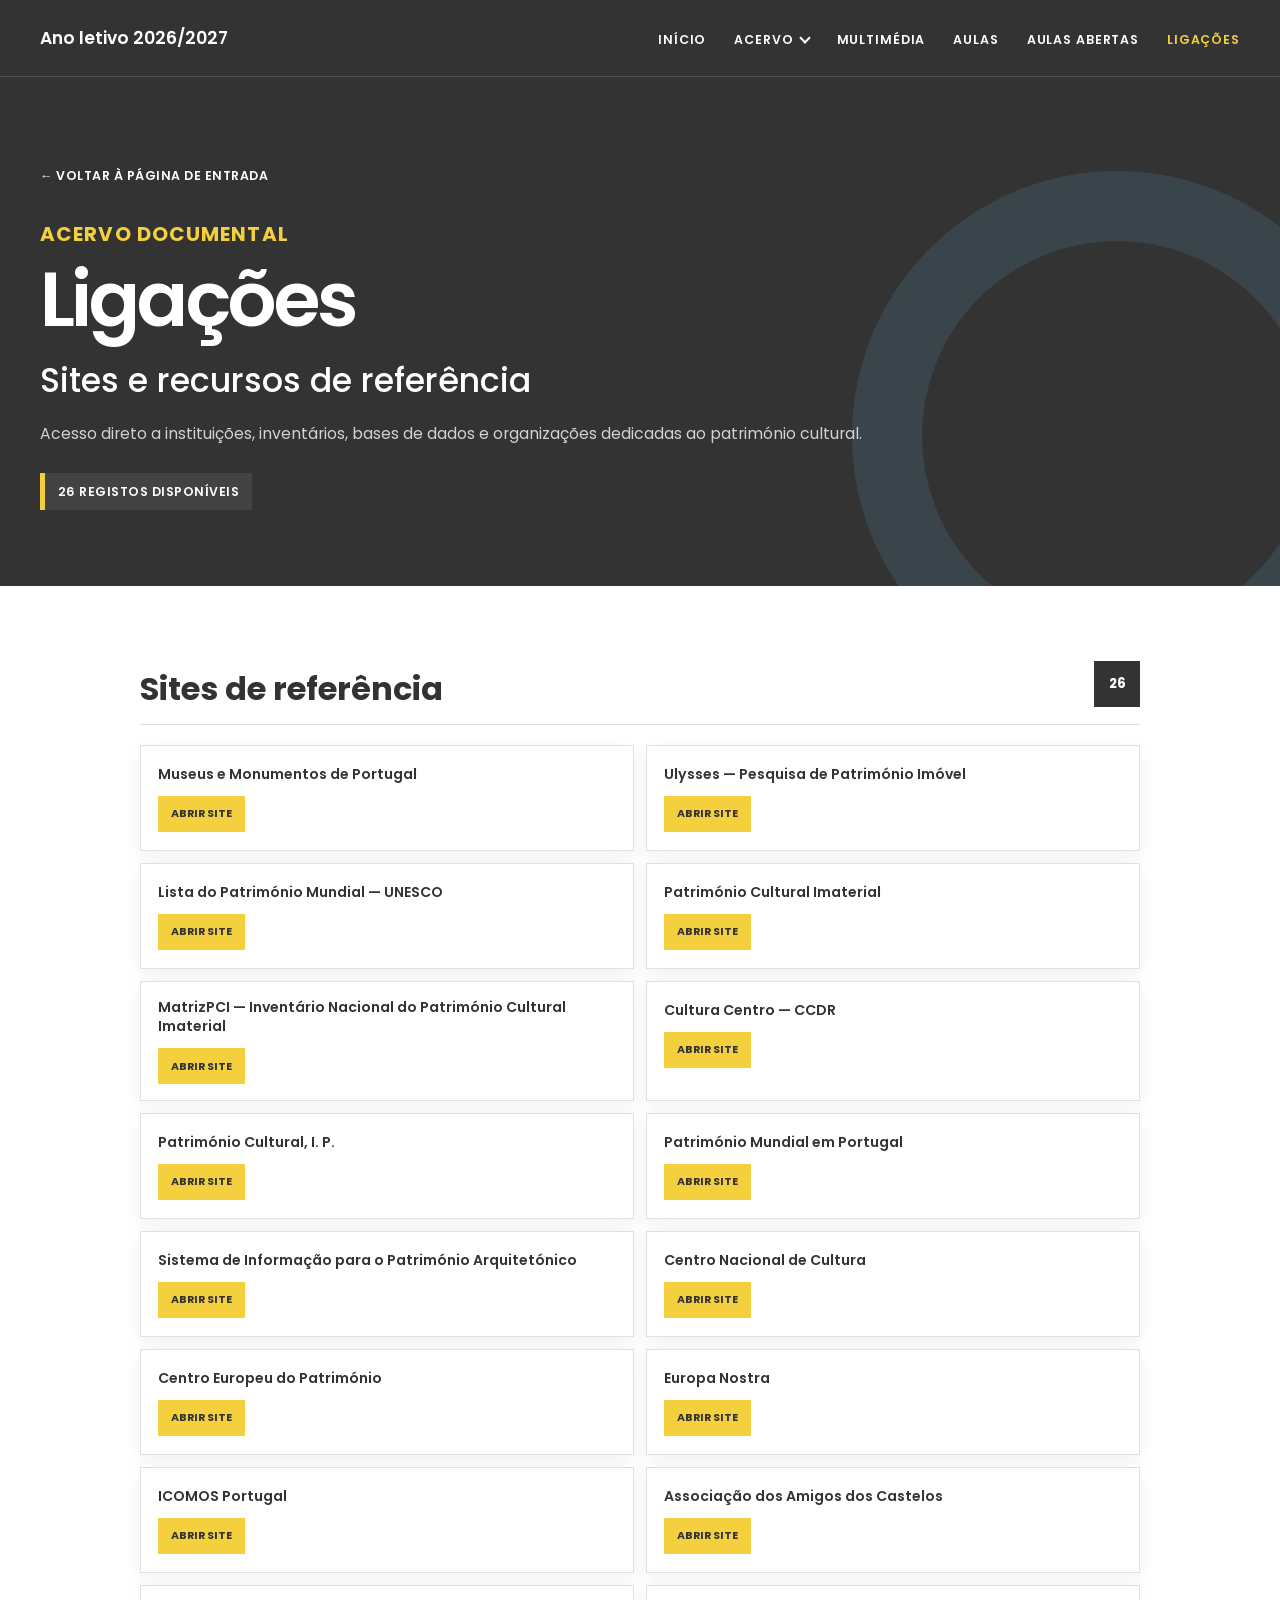
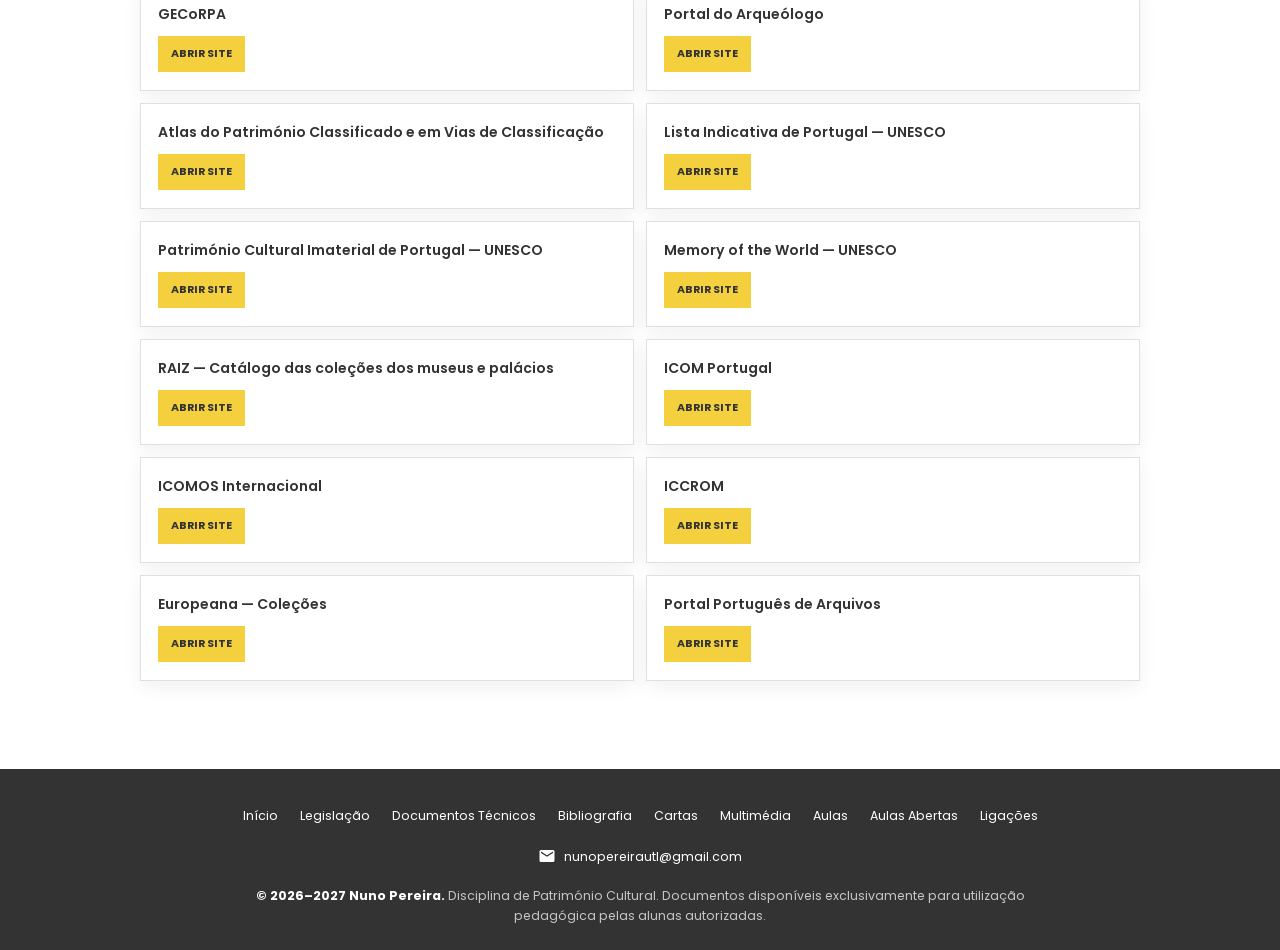
<file: ligacoes.html>
<!DOCTYPE html>

<html lang="pt-PT">
<head>
<meta charset="utf-8"/>
<meta content="width=device-width, initial-scale=1" name="viewport"/>
<meta content="#333333" name="theme-color"/>
<meta content="Ligações úteis — Património Cultural 2026/2027." name="description"/>
<meta content="noindex, nofollow" name="robots"/>
<title>Ligações — Património Cultural</title>
<link href="manifest.webmanifest" rel="manifest"/>
<link href="assets/icon-192.png" rel="icon" sizes="192x192"/>
<link href="assets/apple-touch-icon.png" rel="apple-touch-icon"/>
<link href="https://fonts.googleapis.com" rel="preconnect"/>
<link crossorigin="" href="https://fonts.gstatic.com" rel="preconnect"/>
<link href="https://fonts.googleapis.com/css2?family=Poppins:wght@400;500;600;700&amp;display=swap" rel="stylesheet"/>
<link href="assets/site.css" rel="stylesheet"/>
</head>
<body data-catalog="ligacoes">
<a class="skip-link" href="#conteudo">Saltar para o conteúdo</a>
<header class="site-header" id="topo">
<div class="container nav-wrap">
<a class="brand" href="index.html#inicio">Ano letivo 2026/2027</a>
<button aria-controls="mainNav" aria-expanded="false" aria-label="Abrir menu" class="menu-toggle" id="menuToggle" type="button"><span></span></button>
<nav aria-label="Navegação principal">
<ul class="nav-list" id="mainNav">
<li class="nav-item"><a class="nav-link" href="index.html#inicio">Início</a></li>
<li class="nav-item dropdown" id="acervoDropdown">
<button aria-controls="acervoMenu" aria-expanded="false" class="dropdown-toggle" id="acervoToggle" type="button">Acervo <span aria-hidden="true" class="dropdown-caret"></span></button>
<ul class="dropdown-menu" id="acervoMenu">
<li><a href="legislacao.html">Legislação</a></li>
<li><a href="documentos-tecnicos.html">Documentos Técnicos</a></li>
<li><a href="bibliografia.html">Bibliografia</a></li>
<li><a href="cartas-patrimoniais.html">Cartas</a></li>
</ul>
</li>
<li class="nav-item"><a class="nav-link" href="multimedia.html">Multimédia</a></li>
<li class="nav-item"><a class="nav-link" href="index.html#aulas">Aulas</a></li>
<li class="nav-item"><a class="nav-link" href="aulas-abertas.html">Aulas Abertas</a></li>
<li class="nav-item"><a class="nav-link active" href="ligacoes.html">Ligações</a></li>
</ul>
</nav>
</div>
</header>
<main class="catalog-main" id="conteudo">
<section class="catalog-hero">
<div class="container">
<a class="back-link" href="index.html#inicio">← Voltar à página de entrada</a>
<p class="eyebrow">Acervo documental</p>
<h1>Ligações</h1>
<p class="catalog-subtitle">Sites e recursos de referência</p>
<p class="catalog-intro">Acesso direto a instituições, inventários, bases de dados e organizações dedicadas ao património cultural.</p>
<p class="catalog-count" id="catalogCount">Estrutura preparada para receber conteúdos</p>
</div>
</section>

<section class="section catalog-content">
<div class="container" id="catalogSections"></div>
</section>
</main>
<footer class="site-footer">
<div class="container">
<ul class="footer-nav">
<li><a href="index.html#inicio">Início</a></li>
<li><a href="legislacao.html">Legislação</a></li>
<li><a href="documentos-tecnicos.html">Documentos Técnicos</a></li>
<li><a href="bibliografia.html">Bibliografia</a></li>
<li><a href="cartas-patrimoniais.html">Cartas</a></li>
<li><a href="multimedia.html">Multimédia</a></li>
<li><a href="index.html#aulas">Aulas</a></li>
<li><a href="aulas-abertas.html">Aulas Abertas</a></li>
<li><a href="ligacoes.html">Ligações</a></li>
</ul>
<p class="footer-contact"><a aria-label="Enviar email para Nuno Pereira" class="footer-email" href="mailto:nunopereirautl@gmail.com"><svg aria-hidden="true" viewbox="0 0 24 24"><path d="M20 4H4a2 2 0 0 0-2 2v12a2 2 0 0 0 2 2h16a2 2 0 0 0 2-2V6a2 2 0 0 0-2-2Zm0 4-8 5-8-5V6l8 5 8-5v2Z" fill="currentColor"></path></svg>nunopereirautl@gmail.com</a></p>
<p class="footer-copy"><strong>© 2026–2027 Nuno Pereira.</strong> Disciplina de Património Cultural. Documentos disponíveis exclusivamente para utilização pedagógica pelas alunas autorizadas.</p>
</div>
</footer>
<div aria-labelledby="dialogTitle" aria-modal="true" class="dialog-backdrop" id="infoDialog" role="dialog"><div class="dialog"><h2 id="dialogTitle">Informação</h2><p id="dialogText"></p><button class="btn" id="dialogClose" type="button">Fechar</button></div></div>
<script defer="" src="assets/catalog-data.js"></script>
<script defer="" src="assets/catalog.js"></script>
</body>
</html>
</file>
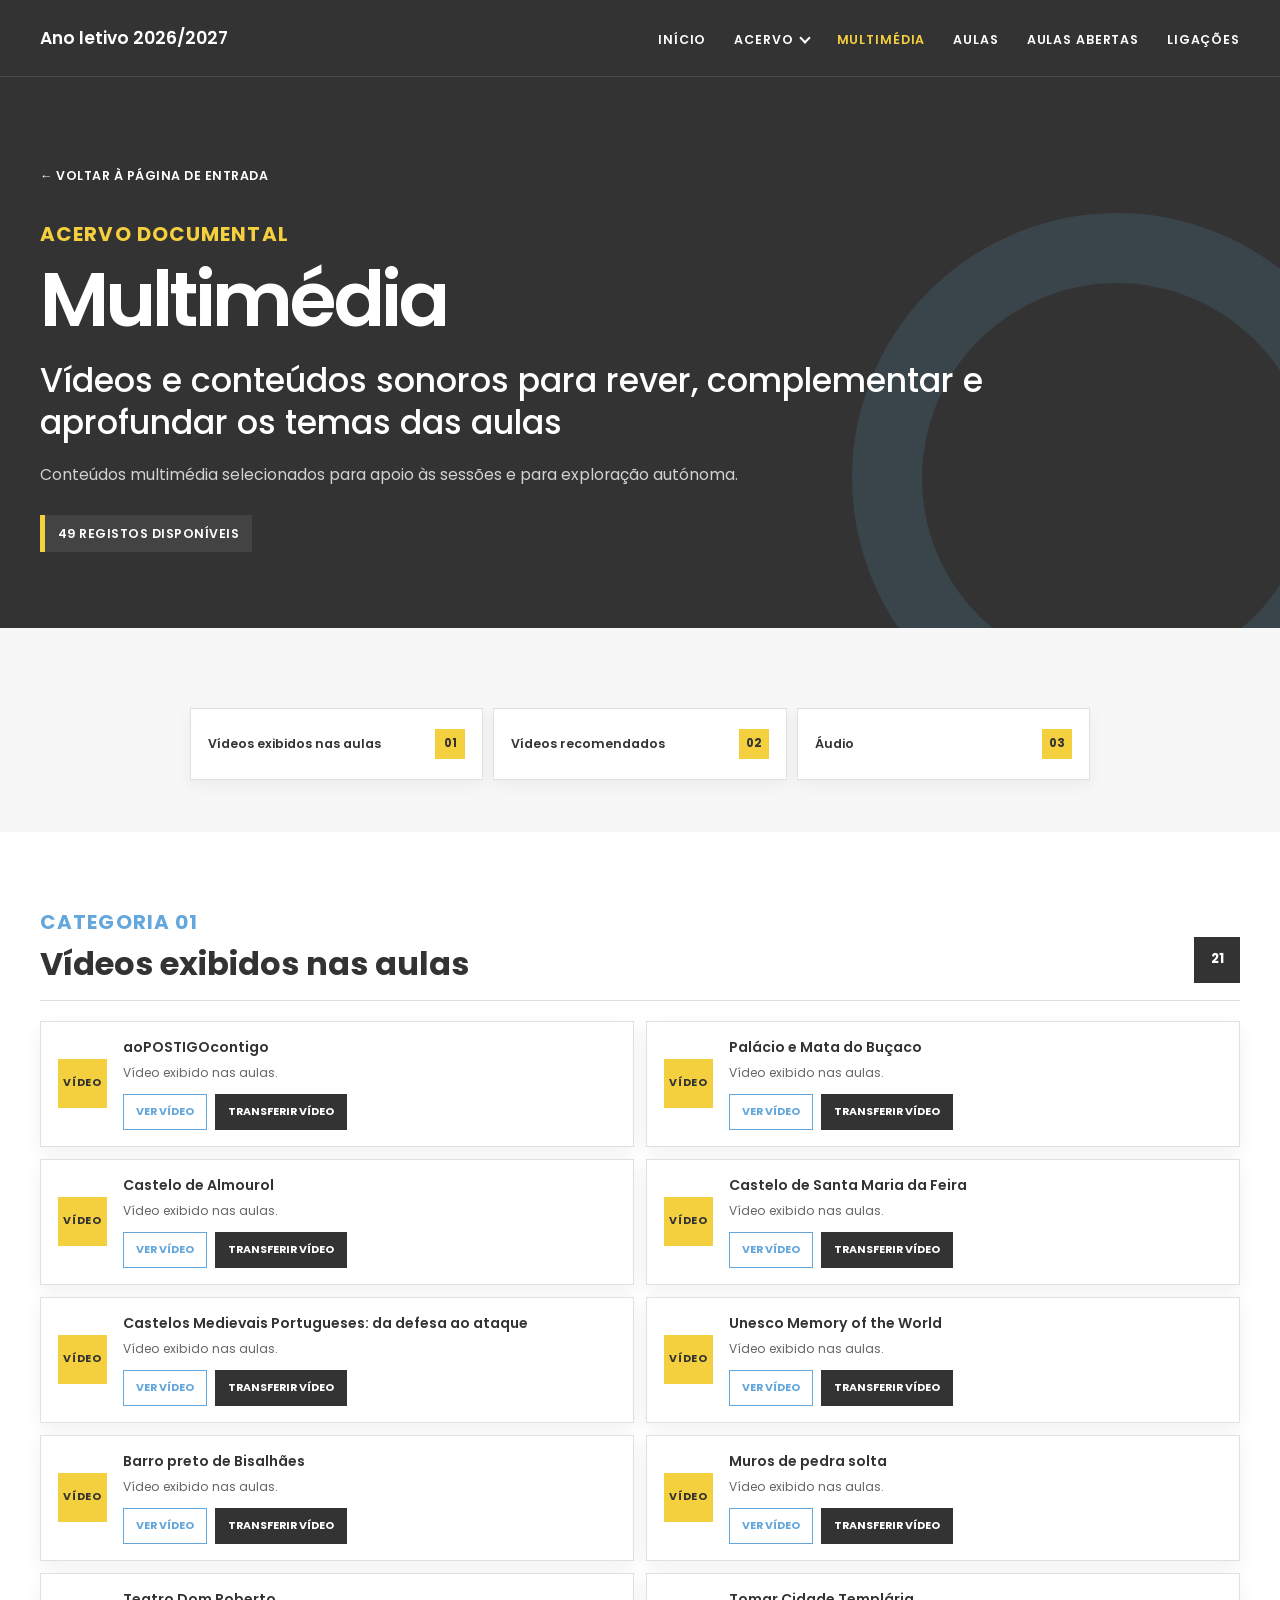
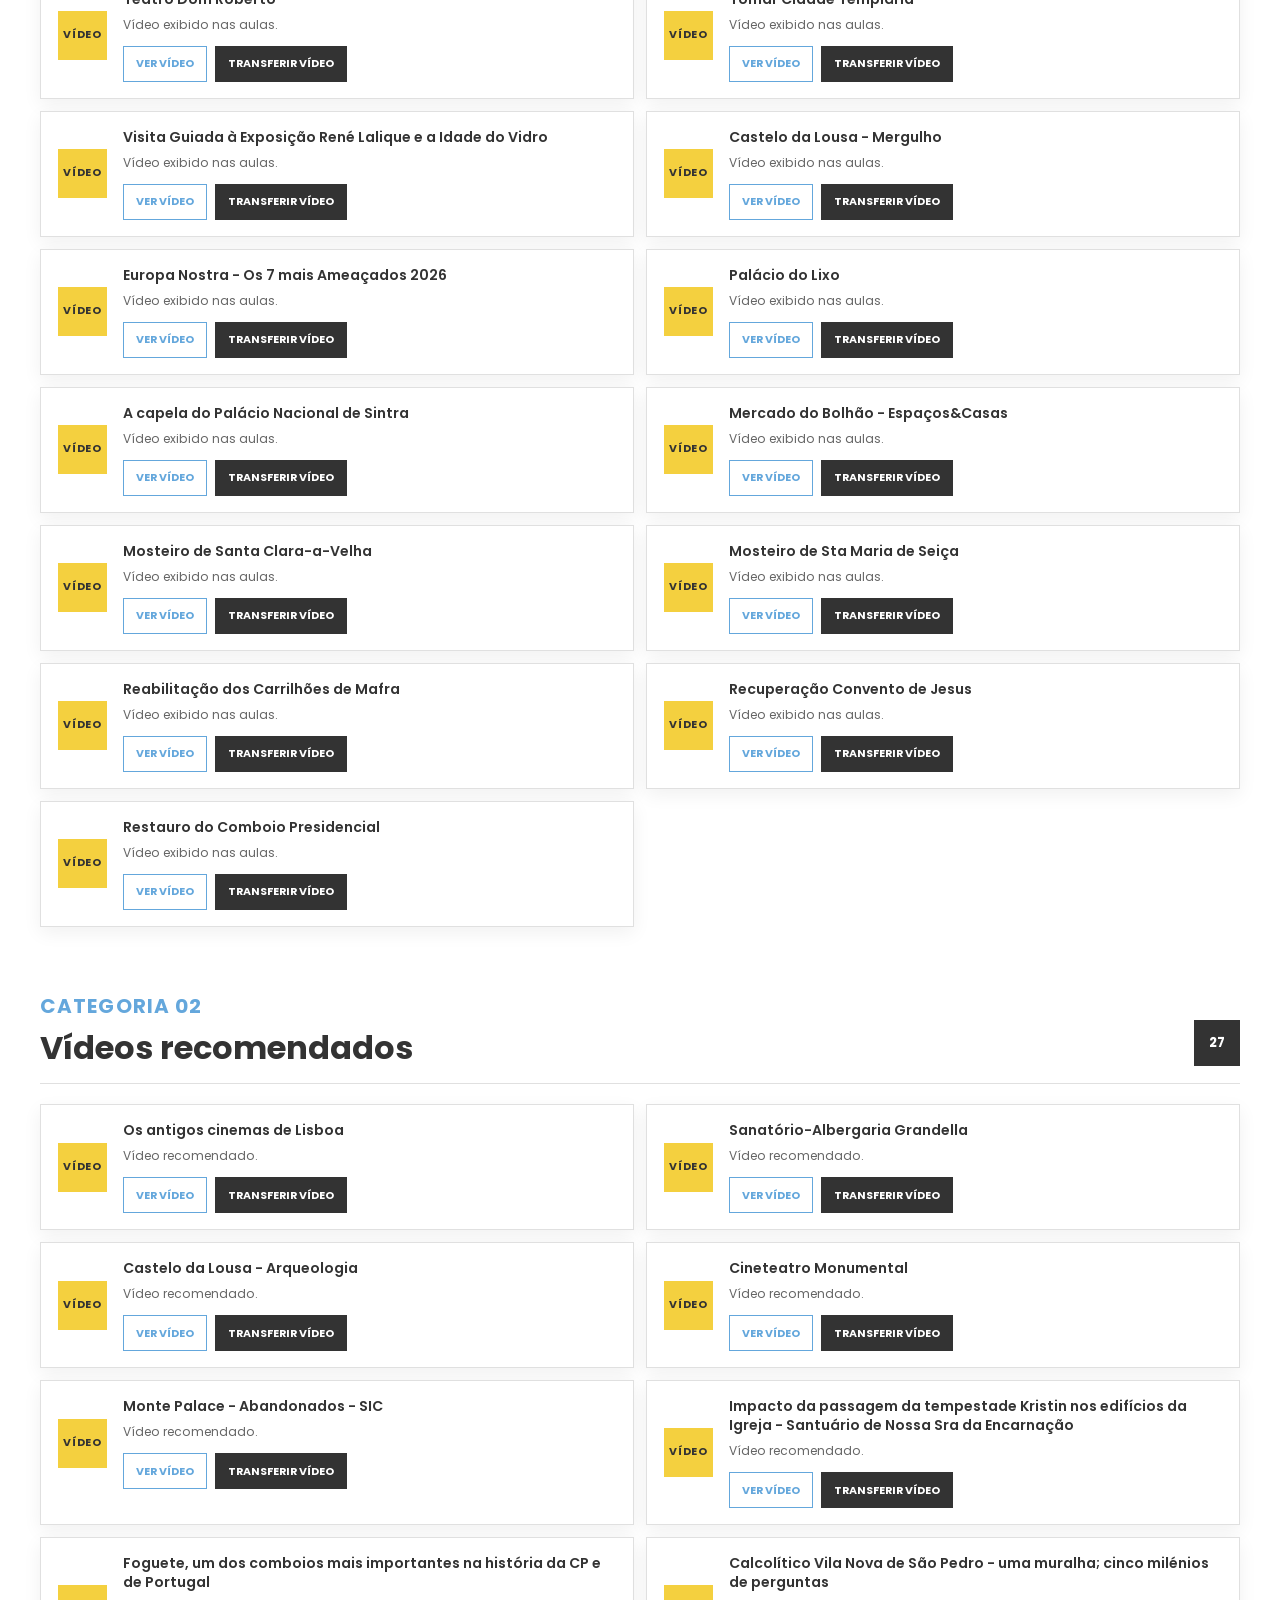
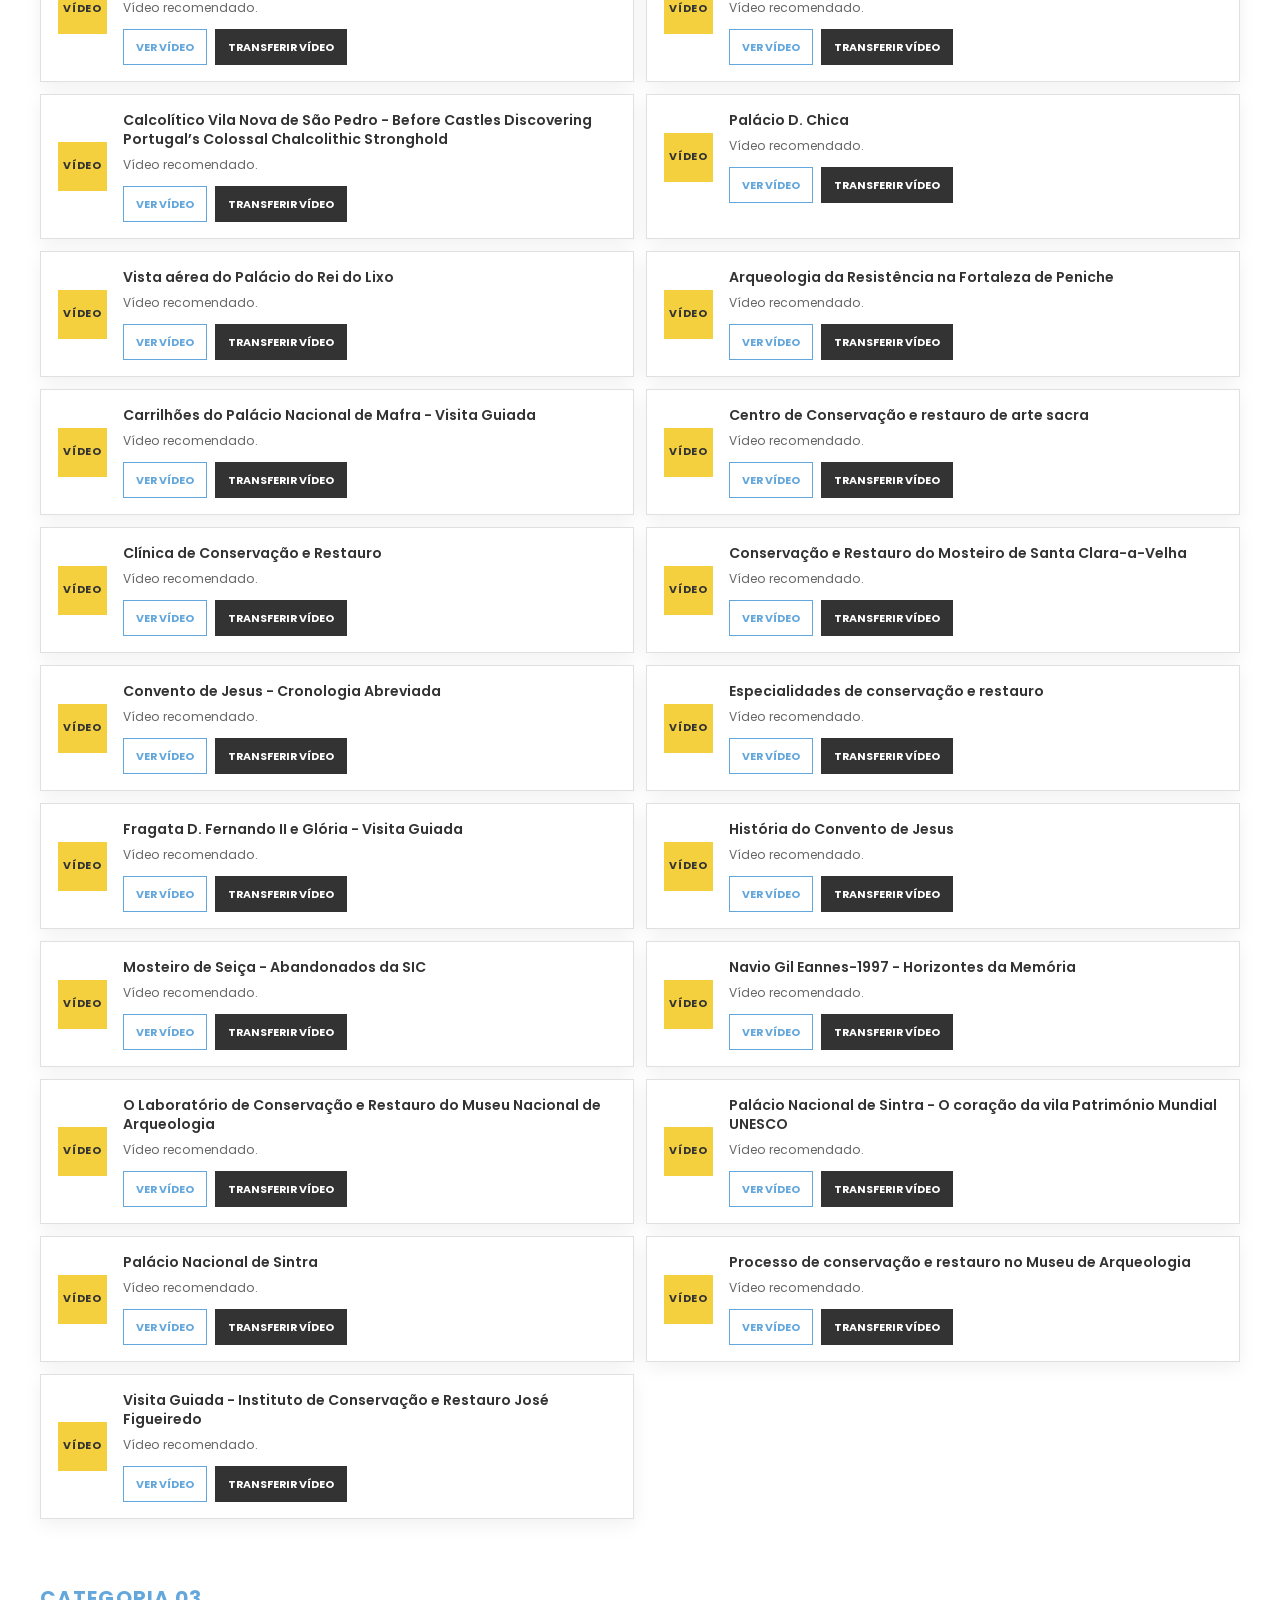
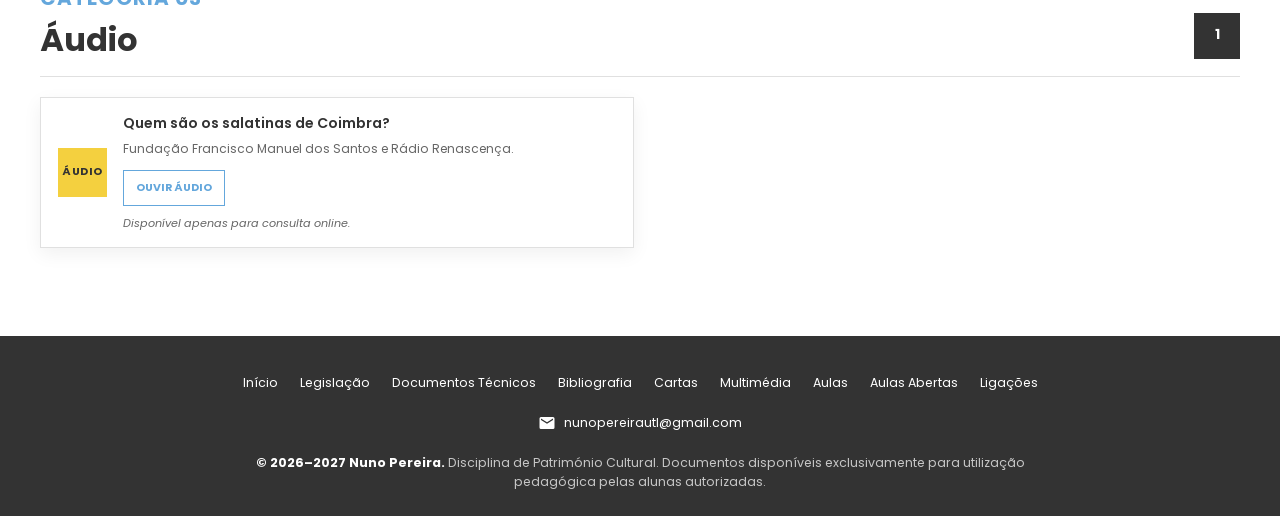
<file: multimedia.html>
<!DOCTYPE html>

<html lang="pt-PT">
<head>
<meta charset="utf-8"/>
<meta content="width=device-width, initial-scale=1" name="viewport"/>
<meta content="#333333" name="theme-color"/>
<meta content="Multimédia — Acervo documental de Património Cultural 2026/2027." name="description"/>
<meta content="noindex, nofollow" name="robots"/>
<title>Multimédia — Património Cultural</title>
<link href="manifest.webmanifest" rel="manifest"/>
<link href="assets/icon-192.png" rel="icon" sizes="192x192"/>
<link href="assets/apple-touch-icon.png" rel="apple-touch-icon"/>
<link href="https://fonts.googleapis.com" rel="preconnect"/>
<link crossorigin="" href="https://fonts.gstatic.com" rel="preconnect"/>
<link href="https://fonts.googleapis.com/css2?family=Poppins:wght@400;500;600;700&amp;display=swap" rel="stylesheet"/>
<link href="assets/site.css" rel="stylesheet"/>
</head>
<body data-catalog="multimedia">
<a class="skip-link" href="#conteudo">Saltar para o conteúdo</a>
<header class="site-header" id="topo">
<div class="container nav-wrap">
<a class="brand" href="index.html#inicio">Ano letivo 2026/2027</a>
<button aria-controls="mainNav" aria-expanded="false" aria-label="Abrir menu" class="menu-toggle" id="menuToggle" type="button"><span></span></button>
<nav aria-label="Navegação principal">
<ul class="nav-list" id="mainNav">
<li class="nav-item"><a class="nav-link" href="index.html#inicio">Início</a></li>
<li class="nav-item dropdown" id="acervoDropdown">
<button aria-controls="acervoMenu" aria-expanded="false" class="dropdown-toggle" id="acervoToggle" type="button">Acervo <span aria-hidden="true" class="dropdown-caret"></span></button>
<ul class="dropdown-menu" id="acervoMenu">
<li><a href="legislacao.html">Legislação</a></li>
<li><a href="documentos-tecnicos.html">Documentos Técnicos</a></li>
<li><a href="bibliografia.html">Bibliografia</a></li>
<li><a href="cartas-patrimoniais.html">Cartas</a></li>
</ul>
</li>
<li class="nav-item"><a class="nav-link active" href="multimedia.html">Multimédia</a></li>
<li class="nav-item"><a class="nav-link" href="index.html#aulas">Aulas</a></li>
<li class="nav-item"><a class="nav-link" href="aulas-abertas.html">Aulas Abertas</a></li>
<li class="nav-item"><a class="nav-link" href="ligacoes.html">Ligações</a></li>
</ul>
</nav>
</div>
</header>
<main class="catalog-main" id="conteudo">
<section class="catalog-hero">
<div class="container">
<a class="back-link" href="index.html#multimedia">← Voltar à página de entrada</a>
<p class="eyebrow">Acervo documental</p>
<h1>Multimédia</h1>
<p class="catalog-subtitle">Vídeos e conteúdos sonoros para rever, complementar e aprofundar os temas das aulas</p>
<p class="catalog-intro">Conteúdos multimédia selecionados para apoio às sessões e para exploração autónoma.</p>
<p class="catalog-count" id="catalogCount">Estrutura preparada para receber conteúdos</p>
</div>
</section>
<section aria-label="Categorias multimédia" class="section soft catalog-tools">
<div class="container">
<nav aria-label="Categorias desta página" class="category-jump center-three" id="categoryJump"></nav>
</div>
</section>
<section class="section catalog-content">
<div class="container" id="catalogSections"></div>
</section>
</main>
<footer class="site-footer">
<div class="container">
<ul class="footer-nav">
<li><a href="index.html#inicio">Início</a></li>
<li><a href="legislacao.html">Legislação</a></li>
<li><a href="documentos-tecnicos.html">Documentos Técnicos</a></li>
<li><a href="bibliografia.html">Bibliografia</a></li>
<li><a href="cartas-patrimoniais.html">Cartas</a></li>
<li><a href="multimedia.html">Multimédia</a></li>
<li><a href="index.html#aulas">Aulas</a></li>
<li><a href="aulas-abertas.html">Aulas Abertas</a></li>
<li><a href="ligacoes.html">Ligações</a></li>
</ul>
<p class="footer-contact"><a aria-label="Enviar email para Nuno Pereira" class="footer-email" href="mailto:nunopereirautl@gmail.com"><svg aria-hidden="true" viewbox="0 0 24 24"><path d="M20 4H4a2 2 0 0 0-2 2v12a2 2 0 0 0 2 2h16a2 2 0 0 0 2-2V6a2 2 0 0 0-2-2Zm0 4-8 5-8-5V6l8 5 8-5v2Z" fill="currentColor"></path></svg>nunopereirautl@gmail.com</a></p>
<p class="footer-copy"><strong>© 2026–2027 Nuno Pereira.</strong> Disciplina de Património Cultural. Documentos disponíveis exclusivamente para utilização pedagógica pelas alunas autorizadas.</p>
</div>
</footer>
<div aria-labelledby="dialogTitle" aria-modal="true" class="dialog-backdrop" id="infoDialog" role="dialog"><div class="dialog"><h2 id="dialogTitle">Informação</h2><p id="dialogText"></p><button class="btn" id="dialogClose" type="button">Fechar</button></div></div>
<script defer="" src="assets/catalog-data.js"></script>
<script defer="" src="assets/catalog.js"></script>
</body>
</html>
</file>
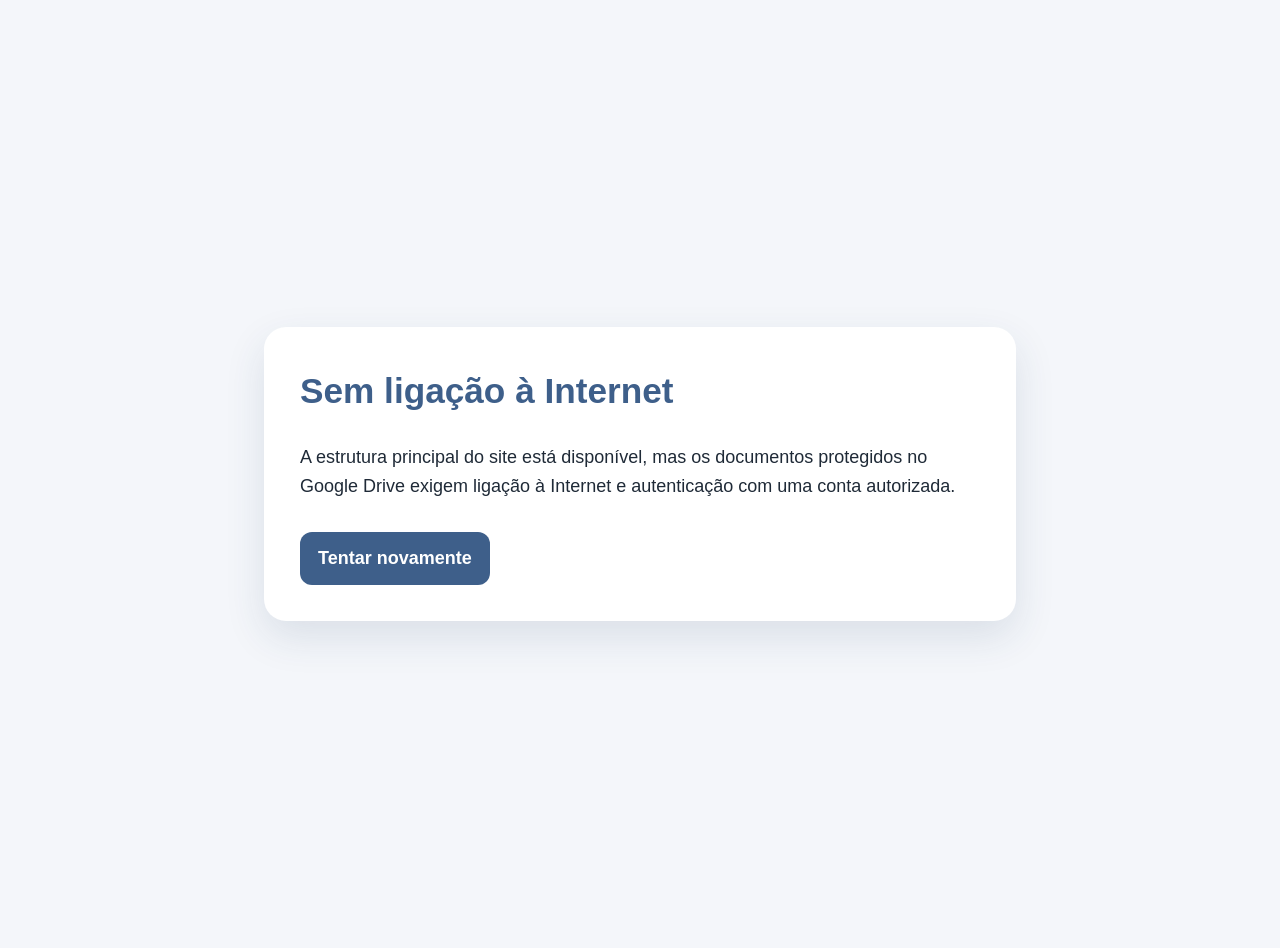
<file: offline.html>
<!doctype html>
<html lang="pt-PT">
<head>
  <meta charset="utf-8">
  <meta name="viewport" content="width=device-width, initial-scale=1">
  <meta name="theme-color" content="#3e5f8a">
  <title>Sem ligação — Património Cultural</title>
  <style>
    body { margin:0; min-height:100vh; display:grid; place-items:center; padding:24px; background:#f4f6fa; color:#1f2a37; font:18px/1.6 Aptos,"Segoe UI",Arial,sans-serif; }
    main { width:min(100%,680px); padding:36px; border-radius:22px; background:#fff; box-shadow:0 16px 40px rgba(33,63,102,.12); }
    h1 { margin-top:0; color:#3e5f8a; font-size:2.2rem; }
    a { display:inline-block; margin-top:14px; padding:12px 18px; border-radius:12px; background:#3e5f8a; color:#fff; text-decoration:none; font-weight:800; }
  </style>
</head>
<body>
  <main>
    <h1>Sem ligação à Internet</h1>
    <p>A estrutura principal do site está disponível, mas os documentos protegidos no Google Drive exigem ligação à Internet e autenticação com uma conta autorizada.</p>
    <a href="./">Tentar novamente</a>
  </main>
</body>
</html>
</file>
<file: assets/site.css>
:root{--yellow:#f4d03f;--blue:#64a7dc;--grey:#ccc;--charcoal:#333;--white:#fff;--off-white:#f7f7f7;--ink:#333;--muted:#666;--line:rgba(51,51,51,.15);--shadow:0 11px 28px rgba(0,0,0,.13);--shadow-hover:0 22px 46px rgba(0,0,0,.24);--container:1200px;--header-h:76px;--radius:0}
*{box-sizing:border-box}html{scroll-behavior:smooth;scroll-padding-top:calc(var(--header-h) + 18px)}body{margin:0;color:var(--ink);background:var(--white);font-family:"Poppins",Arial,sans-serif;font-size:18px;line-height:1.55;-webkit-font-smoothing:antialiased}img{display:block;width:100%}a{color:inherit}button,input{font:inherit}button,a{-webkit-tap-highlight-color:transparent}:focus-visible{outline:4px solid var(--yellow);outline-offset:4px}[hidden]{display:none!important}.container{width:min(var(--container),calc(100% - 48px));margin-inline:auto}.skip-link{position:fixed;left:16px;top:-100px;z-index:9999;padding:12px 18px;background:var(--white);color:var(--charcoal);border:2px solid var(--charcoal);text-decoration:none;font-weight:700}.skip-link:focus{top:16px}
.site-header{position:fixed;inset:0 0 auto;z-index:1000;min-height:var(--header-h);background:var(--charcoal);color:var(--white);box-shadow:0 1px 0 rgba(255,255,255,.13)}.nav-wrap{min-height:var(--header-h);display:flex;align-items:center;justify-content:space-between;gap:28px}.brand{color:var(--white);font-size:1.08rem;font-weight:600;text-decoration:none;white-space:nowrap}.nav-list{display:flex;align-items:center;gap:28px;margin:0;padding:0;list-style:none}.nav-item{position:relative}.nav-link,.dropdown-toggle{position:relative;display:inline-flex;align-items:center;gap:7px;padding:0;border:0;background:transparent;color:var(--white);font-size:.78rem;font-weight:600;letter-spacing:.07em;text-decoration:none;text-transform:uppercase;cursor:pointer}.nav-link::after,.dropdown-toggle::after{content:"";position:absolute;left:0;right:100%;bottom:-8px;height:2px;background:var(--yellow);transition:right .22s ease}.nav-link:hover::after,.nav-link:focus-visible::after,.dropdown-toggle:hover::after,.dropdown-toggle:focus-visible::after,.nav-item.open>.dropdown-toggle::after{right:0}.dropdown-caret{width:8px;height:8px;border-right:2px solid currentColor;border-bottom:2px solid currentColor;transform:translateY(-2px) rotate(45deg);transition:transform .2s ease}.nav-item.open .dropdown-caret{transform:translateY(2px) rotate(225deg)}.dropdown-menu{position:absolute;top:calc(100% + 22px);left:50%;z-index:1200;min-width:240px;display:none;margin:0;padding:10px 0;list-style:none;background:var(--white);color:var(--charcoal);box-shadow:var(--shadow-hover);transform:translateX(-50%)}.nav-item.open>.dropdown-menu,.nav-item:hover>.dropdown-menu,.nav-item:focus-within>.dropdown-menu{display:block}.dropdown-menu a{display:block;padding:13px 20px;color:var(--charcoal);font-size:.8rem;font-weight:600;letter-spacing:.025em;text-decoration:none;transition:padding-left .18s ease,background .18s ease,color .18s ease}.dropdown-menu a:hover,.dropdown-menu a:focus-visible{padding-left:27px;background:var(--yellow);color:var(--charcoal);outline-offset:-4px}.menu-toggle{display:none;width:48px;height:48px;padding:0;border:0;background:transparent;color:var(--white);cursor:pointer}.menu-toggle span,.menu-toggle::before,.menu-toggle::after{display:block;width:28px;height:2px;margin:6px auto;content:"";background:currentColor;transition:transform .2s ease,opacity .2s ease}.menu-toggle[aria-expanded=true] span{opacity:0}.menu-toggle[aria-expanded=true]::before{transform:translateY(8px) rotate(45deg)}.menu-toggle[aria-expanded=true]::after{transform:translateY(-8px) rotate(-45deg)}
.hero{position:relative;min-height:80vh;margin-top:var(--header-h);display:grid;align-items:center;overflow:hidden;isolation:isolate;background:var(--charcoal) center/cover no-repeat;transition:background-image .65s ease-in-out}.hero::before{content:"";position:absolute;inset:0;z-index:-1;background:linear-gradient(90deg,rgba(0,0,0,.56) 0%,rgba(0,0,0,.32) 54%,rgba(0,0,0,.20) 100%),linear-gradient(0deg,rgba(0,0,0,.18),rgba(0,0,0,.18))}.hero-content{max-width:880px;padding:94px 0 92px;color:var(--white)}.hero h1{max-width:900px;margin:0 0 11px;color:var(--white);font-size:clamp(3rem,7.1vw,6.5rem);font-weight:600;letter-spacing:-.055em;line-height:.96;text-shadow:0 3px 24px rgba(0,0,0,.36)}.hero-subtitle{margin:0 0 28px;color:var(--white);font-size:clamp(1.12rem,2.2vw,1.9rem);font-weight:600;letter-spacing:.04em;text-shadow:0 2px 14px rgba(0,0,0,.35)}.hero-note{max-width:800px;margin:0 0 31px;padding:13px 18px;border-left:6px solid var(--yellow);background:rgba(0,0,0,.36);color:var(--white);font-size:1rem;font-weight:500;backdrop-filter:blur(3px)}.button-row{display:flex;flex-wrap:wrap;gap:14px}.btn{min-height:50px;display:inline-flex;align-items:center;justify-content:center;gap:9px;padding:12px 22px;border:2px solid var(--yellow);border-radius:var(--radius);background:var(--yellow);color:var(--charcoal);font-size:.82rem;font-weight:700;letter-spacing:.045em;text-decoration:none;text-transform:uppercase;cursor:pointer;transition:transform .18s ease,background .18s ease,border-color .18s ease,color .18s ease}.btn:hover{transform:translateY(-3px);background:var(--blue);border-color:var(--blue);color:var(--charcoal)}.btn.secondary{background:transparent;color:var(--white);border-color:var(--white)}.btn.secondary:hover{color:var(--charcoal);background:var(--white)}.btn.dark-secondary{background:transparent;color:var(--charcoal);border-color:var(--charcoal)}.btn.dark-secondary:hover{color:var(--charcoal);background:var(--yellow);border-color:var(--yellow)}.btn.small{min-height:43px;padding:9px 15px;font-size:.74rem}.btn[disabled],.btn.disabled{opacity:.48;cursor:not-allowed;pointer-events:none;transform:none}
.section{padding:88px 0}.section.soft{background:var(--off-white)}.section.grey{background:#eee}.section.dark{background:var(--charcoal);color:var(--white)}.section-lead{margin-bottom:62px}.split{display:grid;grid-template-columns:minmax(0,1.05fr) minmax(340px,.95fr);gap:70px;align-items:center}.split.reverse{grid-template-columns:minmax(340px,.95fr) minmax(0,1.05fr)}.split.reverse .split-media{order:-1}.eyebrow{margin:0 0 11px;color:var(--blue);font-size:20px;font-weight:700;letter-spacing:.055em;text-transform:uppercase}.section-title{margin:0 0 18px;color:var(--ink);font-size:clamp(2rem,3.1vw,2.5rem);font-weight:600;letter-spacing:-.035em;line-height:1.12}.section-subtitle{margin:0 0 17px;color:var(--ink);font-size:clamp(1.25rem,2vw,1.65rem);font-weight:600;line-height:1.3}.section-intro{margin:0 0 25px;color:var(--muted);max-width:820px}.split-media{position:relative;min-height:440px;overflow:hidden;box-shadow:var(--shadow);background:var(--grey)}.split-media img{height:100%;min-height:440px;object-fit:cover;transition:transform .5s ease}.split-media:hover img{transform:scale(1.035)}.split-media::after{content:"";position:absolute;inset:0;pointer-events:none;background:linear-gradient(180deg,transparent 55%,rgba(0,0,0,.18))}.access-panel{margin-top:25px;padding:21px 23px;border-left:6px solid var(--yellow);background:var(--off-white)}.access-panel strong{display:block;margin-bottom:5px;color:var(--charcoal)}.access-panel p{margin:0;font-size:.94rem;color:var(--muted)}.collection-heading{margin-bottom:36px}.collection-heading .section-title{color:var(--blue);font-size:20px;letter-spacing:.055em;text-transform:uppercase}.collection-heading .section-subtitle{max-width:900px;font-size:clamp(1.8rem,3vw,2.35rem);letter-spacing:-.028em;line-height:1.16}
.search-shell{margin-top:32px}.search-box{display:grid;grid-template-columns:1fr auto;gap:11px;max-width:900px;padding:10px;background:var(--white);box-shadow:var(--shadow)}.search-box label{position:absolute;width:1px;height:1px;overflow:hidden;clip:rect(0,0,0,0)}.search-box input{min-height:58px;width:100%;padding:12px 18px;border:1px solid var(--line);border-radius:0;color:var(--ink);background:var(--white);font-size:1rem}.search-meta{min-height:28px;margin-top:14px;color:var(--muted);font-size:.9rem}
.cards-grid{display:grid;grid-template-columns:repeat(4,minmax(0,1fr));gap:20px;margin:0;padding:0;list-style:none}.card{min-width:0;min-height:100%;background:var(--white);box-shadow:var(--shadow);overflow:hidden;transition:transform .28s cubic-bezier(.2,.7,.2,1),box-shadow .28s ease}.card-link{position:relative;height:100%;display:flex;flex-direction:column;color:inherit;text-decoration:none;cursor:pointer}.card-media{position:relative;height:178px;overflow:hidden;background:linear-gradient(135deg,var(--charcoal),var(--blue))}.card-media::after{content:"";position:absolute;inset:auto 0 0;height:6px;background:var(--yellow);transform:scaleX(0);transform-origin:left;transition:transform .28s ease}.card-media img{height:100%;object-fit:cover;transition:transform .46s cubic-bezier(.2,.7,.2,1),filter .28s ease}.card-content{flex:1;display:flex;flex-direction:column;padding:21px 21px 23px;transition:background .28s ease}.card-title-row{display:flex;align-items:flex-start;justify-content:space-between;gap:14px}.card-title{margin:0;color:var(--ink);font-size:1.03rem;font-weight:600;line-height:1.28;transition:color .22s ease,transform .22s ease}.arrow{flex:0 0 auto;width:10px;height:17px;margin-top:3px;color:var(--charcoal);transition:color .22s ease,transform .22s ease}.card-description{margin:13px 0 0;color:var(--muted);font-size:.82rem;line-height:1.48}.card:hover,.card:focus-within{transform:translateY(-10px) scale(1.018);box-shadow:var(--shadow-hover)}.card:hover .card-media img,.card:focus-within .card-media img{transform:scale(1.09);filter:saturate(1.06) contrast(1.03)}.card:hover .card-media::after,.card:focus-within .card-media::after{transform:scaleX(1)}.card:hover .card-title,.card:focus-within .card-title{color:var(--blue);transform:translateX(3px)}.card:hover .arrow,.card:focus-within .arrow{color:var(--yellow);transform:translateX(6px)}.section.dark .card{background:var(--white);color:var(--charcoal)}
.media-tabs{display:flex;flex-wrap:wrap;gap:10px;margin-bottom:28px}.filter-btn{min-height:44px;padding:9px 16px;border:1px solid rgba(255,255,255,.52);background:transparent;color:var(--white);font-size:.76rem;font-weight:700;letter-spacing:.04em;text-transform:uppercase;cursor:pointer;transition:background .18s ease,color .18s ease,transform .18s ease}.filter-btn.active,.filter-btn:hover{background:var(--yellow);border-color:var(--yellow);color:var(--charcoal);transform:translateY(-2px)}.section.dark .collection-heading .section-title{color:var(--blue)}.section.dark .collection-heading .section-subtitle,.section.dark .section-intro{color:var(--white)}.section.dark .section-intro{opacity:.82}
.sessions-viewport{position:relative;margin-top:31px}.sessions-grid{display:grid;grid-template-columns:repeat(4,minmax(0,1fr));gap:17px}.session-card{min-height:196px;background:var(--white);box-shadow:0 8px 25px rgba(0,0,0,.11);border-top:6px solid var(--yellow);transition:transform .24s ease,box-shadow .24s ease}.session-card:hover,.session-card:focus-within{transform:translateY(-7px);box-shadow:var(--shadow-hover)}.session-card-link,.session-card-static{min-height:196px;display:flex;flex-direction:column;justify-content:space-between;padding:21px;color:inherit;text-decoration:none}.session-date{display:block;margin-bottom:9px;color:var(--blue);font-size:.78rem;font-weight:700;letter-spacing:.04em;text-transform:uppercase}.session-card h3{margin:0 0 9px;font-size:1.08rem;font-weight:700;line-height:1.26}.session-card p{margin:0;color:var(--muted);font-size:.84rem;line-height:1.45}.session-arrow{align-self:flex-end;margin-top:18px;color:var(--charcoal);transition:color .2s ease,transform .2s ease}.session-card:hover .session-arrow,.session-card:focus-within .session-arrow{color:var(--blue);transform:translateX(6px)}.sessions-controls{display:flex;align-items:center;justify-content:space-between;gap:18px;margin-top:25px}.page-arrows{display:flex;align-items:center;gap:10px}.page-arrow{width:43px;height:43px;display:inline-grid;place-items:center;border:1px solid var(--charcoal);background:transparent;color:var(--charcoal);font-size:1.45rem;line-height:1;cursor:pointer;transition:background .18s ease,border-color .18s ease,transform .18s ease}.page-arrow:hover:not(:disabled){background:var(--yellow);border-color:var(--yellow);transform:translateY(-2px)}.page-arrow:disabled{opacity:.28;cursor:not-allowed}.page-status{color:var(--muted);font-size:.84rem}.sessions-empty{display:none;padding:24px;border-left:6px solid var(--yellow);background:var(--white);color:var(--muted);box-shadow:var(--shadow)}.sessions-empty.show{display:block}
.site-footer{padding:31px 0 25px;background:var(--charcoal);color:var(--white);text-align:center}.footer-nav{display:flex;flex-wrap:wrap;justify-content:center;gap:22px;margin:0 0 17px;padding:0;list-style:none}.footer-nav a,.footer-email{position:relative;display:inline-flex;align-items:center;gap:8px;color:var(--white);font-size:.78rem;text-decoration:none;transition:color .2s ease,transform .2s ease}.footer-nav a::after,.footer-email::after{content:"";position:absolute;left:0;right:100%;bottom:-5px;height:2px;background:var(--yellow);transition:right .22s ease}.footer-nav a:hover,.footer-nav a:focus-visible,.footer-email:hover,.footer-email:focus-visible{color:var(--yellow);transform:translateY(-2px)}.footer-nav a:hover::after,.footer-nav a:focus-visible::after,.footer-email:hover::after,.footer-email:focus-visible::after{right:0}.footer-contact{margin:0 0 13px}.footer-email svg{width:18px;height:18px}.footer-copy{margin:0 auto;max-width:820px;color:rgba(255,255,255,.72);font-size:.78rem}.footer-copy strong{color:var(--white)}
.install-banner{position:fixed;right:18px;bottom:18px;z-index:900;max-width:365px;display:none;gap:12px;align-items:center;padding:16px;background:var(--white);color:var(--ink);box-shadow:var(--shadow-hover);border-left:6px solid var(--yellow)}.install-banner.show{display:flex}.install-banner p{margin:0;font-size:.82rem;line-height:1.35}.install-banner button{flex:0 0 auto}.dialog-backdrop{position:fixed;inset:0;z-index:2000;display:none;place-items:center;padding:20px;background:rgba(0,0,0,.72)}.dialog-backdrop.open{display:grid}.dialog{width:min(560px,100%);padding:31px;background:var(--white);box-shadow:var(--shadow-hover)}.dialog h2{margin:0 0 12px;font-size:1.45rem}.dialog p{margin:0 0 18px;color:var(--muted);font-size:.93rem}
.recent-updates-button{position:relative}.recent-badge{display:none;align-items:center;justify-content:center;margin-left:2px;padding:2px 6px;background:var(--yellow);color:var(--charcoal);font-size:.58rem;font-weight:700;letter-spacing:.06em;line-height:1.35}.recent-badge.show{display:inline-flex}
.recent-updates-dialog{width:min(820px,100%);max-height:min(82vh,820px);overflow:auto;padding:32px}.recent-updates-heading{display:flex;align-items:flex-start;justify-content:space-between;gap:24px;margin-bottom:19px;padding-bottom:18px;border-bottom:1px solid var(--line)}.recent-updates-heading h2{margin:0 0 6px}.recent-updates-meta{margin:0!important;color:var(--muted);font-size:.88rem!important}.dialog-close-icon{flex:0 0 auto;width:42px;height:42px;display:grid;place-items:center;padding:0;border:1px solid var(--line);background:transparent;color:var(--charcoal);font-size:1.7rem;line-height:1;cursor:pointer;transition:background .18s ease,border-color .18s ease}.dialog-close-icon:hover,.dialog-close-icon:focus-visible{background:var(--yellow);border-color:var(--yellow)}.recent-updates-list{margin:0 0 24px;padding:0;list-style:none}.recent-update-item{padding:15px 0;border-bottom:1px solid var(--line)}.recent-update-item:first-child{padding-top:2px}.recent-update-type{display:block;margin-bottom:5px;color:var(--blue);font-size:.7rem;font-weight:700;letter-spacing:.055em;line-height:1.35;text-transform:uppercase}.recent-update-title{display:block;color:var(--charcoal);font-size:.94rem;font-weight:600;line-height:1.4}.recent-update-title a{color:inherit;text-decoration:none}.recent-update-title a:hover,.recent-update-title a:focus-visible{color:var(--blue);text-decoration:underline;text-underline-offset:3px}.recent-update-more{padding:14px 0;color:var(--muted);font-size:.82rem}
.reveal{opacity:0;transform:translateY(30px);transition:opacity .58s ease,transform .58s ease}.reveal.is-visible{opacity:1;transform:translateY(0)}
@media(max-width:1080px){.nav-list{gap:19px}.nav-link,.dropdown-toggle{font-size:.71rem}.split,.split.reverse{grid-template-columns:1fr 1fr;gap:42px}.cards-grid,.sessions-grid{grid-template-columns:repeat(2,minmax(0,1fr))}}
@media(max-width:780px){:root{--header-h:68px}body{font-size:17px}.container{width:min(100% - 34px,var(--container))}.menu-toggle{display:block}.nav-list{position:fixed;inset:var(--header-h) 0 auto;display:none;flex-direction:column;align-items:stretch;gap:0;max-height:calc(100vh - var(--header-h));overflow-y:auto;padding:14px 22px 23px;background:var(--charcoal);box-shadow:0 16px 28px rgba(0,0,0,.24)}.nav-list.open{display:flex}.nav-item{width:100%}.nav-link,.dropdown-toggle{width:100%;justify-content:space-between;padding:15px 4px;font-size:.85rem}.nav-link::after,.dropdown-toggle::after{display:none}.dropdown-menu{position:static;min-width:0;padding:4px 0 8px 14px;background:rgba(255,255,255,.06);color:var(--white);box-shadow:none;transform:none}.nav-item:not(.open)>.dropdown-menu{display:none!important}.dropdown-menu a{color:var(--white);padding:12px 15px}.dropdown-menu a:hover,.dropdown-menu a:focus-visible{padding-left:22px;background:var(--yellow);color:var(--charcoal)}.hero{min-height:76vh;background-position:center}.hero-content{padding:72px 0 69px}.section{padding:69px 0}.split,.split.reverse{grid-template-columns:1fr;gap:34px}.split.reverse .split-media{order:0}.split-media,.split-media img{min-height:370px}.search-box{grid-template-columns:1fr}.search-box .btn{width:100%}.sessions-controls{align-items:flex-start;flex-direction:column}.sessions-controls .btn{width:100%}}
@media(max-width:540px){.brand{max-width:235px;white-space:normal;line-height:1.15}.hero h1{font-size:clamp(2.75rem,15vw,4.7rem)}.hero-subtitle{font-size:1.12rem}.button-row .btn{width:100%}.split-media,.split-media img{min-height:310px}.cards-grid,.sessions-grid{grid-template-columns:1fr}.card-media{height:205px}.install-banner{left:12px;right:12px;bottom:12px}.footer-nav{gap:16px}.recent-updates-dialog{padding:22px}.recent-updates-heading{gap:14px}.recent-update-title{font-size:.9rem}}
@media(prefers-reduced-motion:reduce){*,*::before,*::after{scroll-behavior:auto!important;animation:none!important;transition:none!important}.reveal{opacity:1;transform:none}}


/* === REVISÃO MULTIPÁGINA 2026/2027 === */
.nav-link.active{color:var(--yellow)}
.access-panel-wide{max-width:930px;margin-top:0}
.cards-grid.center-two>li:first-child{grid-column:2}
.cards-grid.center-two>li:nth-child(2){grid-column:3}
.cards-grid.center-last-two>li:nth-last-child(2){grid-column:2}
.cards-grid.center-last-two>li:last-child{grid-column:3}

/* Páginas secundárias */
.catalog-main{padding-top:var(--header-h)}
.catalog-hero{position:relative;padding:84px 0 76px;overflow:hidden;background:var(--charcoal);color:var(--white)}
.catalog-hero::after{content:"";position:absolute;inset:auto -8vw -115px auto;width:390px;height:390px;border:70px solid rgba(100,167,220,.14);border-radius:50%;pointer-events:none}
.catalog-hero .container{position:relative;z-index:1}
.back-link{display:inline-flex;margin-bottom:34px;color:var(--white);font-size:.78rem;font-weight:600;letter-spacing:.04em;text-decoration:none;text-transform:uppercase;transition:color .2s ease,transform .2s ease}
.back-link:hover,.back-link:focus-visible{color:var(--yellow);transform:translateX(-4px)}
.catalog-hero .eyebrow{color:var(--yellow)}
.catalog-hero h1{max-width:1000px;margin:0;color:var(--white);font-size:clamp(2.8rem,6vw,5.7rem);font-weight:600;letter-spacing:-.05em;line-height:1}
.catalog-subtitle{max-width:950px;margin:22px 0 0;color:var(--white);font-size:clamp(1.35rem,2.6vw,2.15rem);font-weight:500;line-height:1.25}
.catalog-intro{max-width:900px;margin:20px 0 0;color:rgba(255,255,255,.78);font-size:.98rem}
.catalog-count{display:inline-flex;margin:27px 0 0;padding:9px 13px;border-left:5px solid var(--yellow);background:rgba(255,255,255,.08);font-size:.78rem;font-weight:600;letter-spacing:.04em;text-transform:uppercase}
.catalog-tools{padding:52px 0}
.catalog-search{max-width:none}
.category-jump{margin-top:28px}
.category-jump ul{display:grid;grid-template-columns:repeat(4,minmax(0,1fr));gap:10px;margin:0;padding:0;list-style:none}
.category-jump a{min-height:72px;display:flex;align-items:center;justify-content:space-between;gap:14px;padding:15px 17px;border:1px solid var(--line);background:var(--white);color:var(--ink);font-size:.78rem;font-weight:600;line-height:1.35;text-decoration:none;box-shadow:0 5px 15px rgba(0,0,0,.05);transition:transform .2s ease,border-color .2s ease,box-shadow .2s ease}
.category-jump a:hover,.category-jump a:focus-visible{transform:translateY(-4px);border-color:var(--blue);box-shadow:var(--shadow)}
.category-jump a span{flex:0 0 auto;min-width:30px;height:30px;display:grid;place-items:center;background:var(--yellow);color:var(--charcoal);font-size:.72rem;font-weight:700}
.catalog-content{padding-top:75px}
.document-section{scroll-margin-top:calc(var(--header-h) + 24px);margin-bottom:64px}
.document-section:last-child{margin-bottom:0}
.document-section-heading{display:flex;align-items:flex-end;justify-content:space-between;gap:20px;margin-bottom:20px;padding-bottom:17px;border-bottom:1px solid var(--line)}
.document-section-heading .eyebrow{margin-bottom:7px}
.document-section-heading h2{margin:0;color:var(--ink);font-size:clamp(1.45rem,2.5vw,2.15rem);line-height:1.18}
.count-badge{flex:0 0 auto;min-width:46px;height:46px;display:grid;place-items:center;background:var(--charcoal);color:var(--white);font-size:.84rem;font-weight:700}
.document-list{display:grid;grid-template-columns:repeat(2,minmax(0,1fr));gap:12px;margin:0;padding:0;list-style:none}
.document-item{min-width:0;background:var(--white);border:1px solid var(--line);box-shadow:0 6px 18px rgba(0,0,0,.06);transition:transform .2s ease,box-shadow .2s ease,border-color .2s ease}
.document-item:hover,.document-item:focus-within{transform:translateY(-4px);border-color:var(--blue);box-shadow:var(--shadow)}
.document-link{min-height:104px;display:flex;align-items:center;gap:16px;padding:16px 17px;color:inherit;text-decoration:none}
.document-icon{flex:0 0 auto;width:49px;height:49px;display:grid;place-items:center;background:var(--yellow);color:var(--charcoal);font-size:.68rem;font-weight:700;letter-spacing:.06em}
.document-copy{min-width:0;display:flex;flex:1;flex-direction:column;gap:7px}
.document-title{color:var(--ink);font-size:.88rem;font-weight:600;line-height:1.35}
.document-state{color:var(--muted);font-size:.7rem;font-weight:600;letter-spacing:.045em;text-transform:uppercase}
.document-arrow{flex:0 0 auto;color:var(--blue);font-size:1.75rem;line-height:1;transition:transform .2s ease,color .2s ease}
.document-item:hover .document-arrow,.document-item:focus-within .document-arrow{color:var(--charcoal);transform:translateX(4px)}
.empty-category{padding:24px;border-left:6px solid var(--yellow);background:var(--off-white);color:var(--muted)}
.empty-category strong{display:block;color:var(--ink);font-size:.92rem}
.empty-category p{margin:7px 0 0;font-size:.84rem}

@media(max-width:1080px){
  .cards-grid.center-two>li:first-child,.cards-grid.center-last-two>li:nth-last-child(2){grid-column:1}
  .cards-grid.center-two>li:nth-child(2),.cards-grid.center-last-two>li:last-child{grid-column:2}
  .category-jump ul{grid-template-columns:repeat(2,minmax(0,1fr))}
}
@media(max-width:780px){
  .catalog-hero{padding:68px 0 58px}
  .catalog-tools{padding:42px 0}
  .document-list{grid-template-columns:1fr}
}
@media(max-width:540px){
  .cards-grid.center-two>li:first-child,.cards-grid.center-two>li:nth-child(2),.cards-grid.center-last-two>li:nth-last-child(2),.cards-grid.center-last-two>li:last-child{grid-column:auto}
  .category-jump ul{grid-template-columns:1fr}
  .document-section-heading{align-items:flex-start}
  .document-link{min-height:96px;padding:14px}
  .document-icon{width:43px;height:43px}
}

/* Revisão de conteúdos e ações documentais */
.text-card .card-link{min-height:190px}
.text-card .card-content{display:flex;flex-direction:column;justify-content:center;min-height:190px}
.document-description{display:block;color:var(--muted);font-size:.76rem;line-height:1.48}
.document-actions{display:flex;flex-wrap:wrap;gap:8px;margin-top:5px}
.document-action{display:inline-flex;align-items:center;justify-content:center;min-height:36px;padding:8px 12px;border:1px solid var(--charcoal);background:var(--white);color:var(--charcoal);font-size:.68rem;font-weight:700;line-height:1.2;text-decoration:none;text-transform:uppercase;transition:transform .2s ease,background .2s ease,color .2s ease}
.document-action:hover,.document-action:focus-visible{transform:translateY(-2px);background:var(--charcoal);color:var(--white)}
.document-action.primary{border-color:var(--blue);background:var(--blue);color:var(--white)}
.document-action.primary:hover,.document-action.primary:focus-visible{background:var(--charcoal);border-color:var(--charcoal)}
.document-action.disabled{cursor:not-allowed;opacity:.42}
.document-action.disabled:hover{transform:none}
.category-intro{margin:-4px 0 20px;padding:16px 18px;border-left:5px solid var(--yellow);background:var(--off-white);color:var(--muted);font-size:.84rem;line-height:1.55}
@media(max-width:540px){.document-actions{flex-direction:column}.document-action{width:100%}}


/* Revisão estrutural — julho de 2026 */
.cards-grid.center-three{grid-template-columns:repeat(3,minmax(0,1fr));max-width:900px;margin-inline:auto}
.category-jump.center-three ul{grid-template-columns:repeat(3,minmax(0,1fr));max-width:900px;margin-inline:auto}
.card-media.image-missing{background:linear-gradient(135deg,var(--charcoal),var(--blue))}
.links-section{max-width:1000px;margin-inline:auto}
.links-section .document-list{grid-template-columns:repeat(2,minmax(0,1fr))}
@media(max-width:1080px){.cards-grid.center-three{grid-template-columns:repeat(3,minmax(0,1fr))}.category-jump.center-three ul{grid-template-columns:repeat(3,minmax(0,1fr))}}
@media(max-width:780px){.cards-grid.center-three,.category-jump.center-three ul{grid-template-columns:1fr}.links-section .document-list{grid-template-columns:1fr}}


/* Revisão final — catálogo centralizado e contagem automática */
.global-record-count{max-width:760px;margin:0 0 22px;padding:16px 20px;border-left:6px solid var(--yellow);background:var(--white);color:var(--ink);font-size:clamp(1rem,2vw,1.25rem);text-align:center;box-shadow:0 8px 22px rgba(0,0,0,.06)}
.global-record-count strong{color:var(--blue);font-size:1.35em;font-weight:700}
.document-action.view{border-color:var(--blue);background:var(--white);color:var(--blue)}
.document-action.view:hover,.document-action.view:focus-visible{border-color:var(--blue);background:var(--blue);color:var(--white)}
.document-action.download{border-color:var(--charcoal);background:var(--charcoal);color:var(--white)}
.document-action.download:hover,.document-action.download:focus-visible{border-color:var(--yellow);background:var(--yellow);color:var(--charcoal)}
.document-action.external{border-color:var(--yellow);background:var(--yellow);color:var(--charcoal)}
.document-action.external:hover,.document-action.external:focus-visible{border-color:var(--charcoal);background:var(--charcoal);color:var(--white)}
.document-action.disabled,.document-action.disabled:hover{border-color:var(--line);background:var(--off-white);color:var(--muted);opacity:.65;transform:none}
.availability-note{flex:1 1 100%;display:block;margin-top:2px;color:var(--muted);font-size:.7rem;font-style:italic;line-height:1.35}
.session-actions{display:flex;flex-wrap:wrap;gap:7px;margin-top:13px}
.session-action{display:inline-flex;align-items:center;justify-content:center;min-height:34px;padding:7px 10px;border:1px solid var(--blue);font-size:.63rem;font-weight:700;line-height:1.2;text-decoration:none;text-transform:uppercase}
.session-action.view{background:var(--white);color:var(--blue)}
.session-action.download{border-color:var(--charcoal);background:var(--charcoal);color:var(--white)}
@media(max-width:540px){.global-record-count{text-align:left}.session-actions{flex-direction:column}.session-action{width:100%}}
</file>
